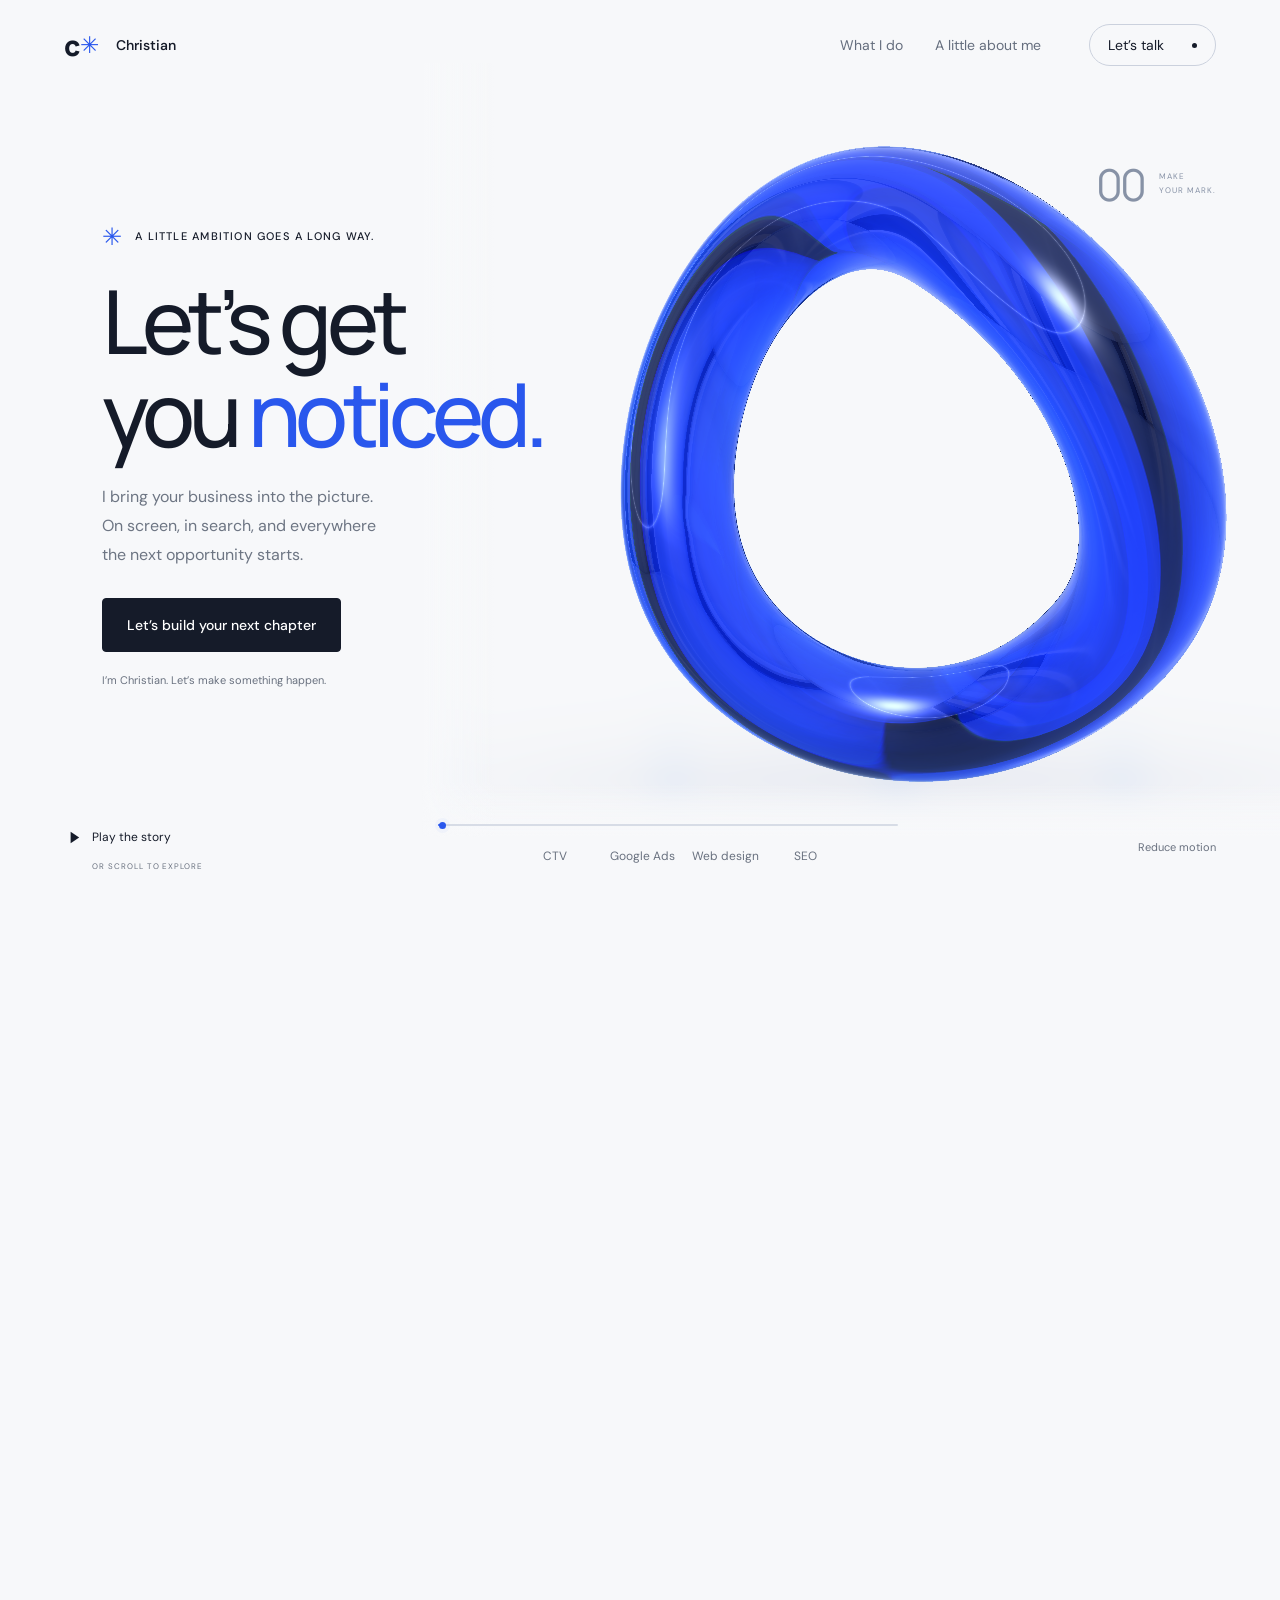
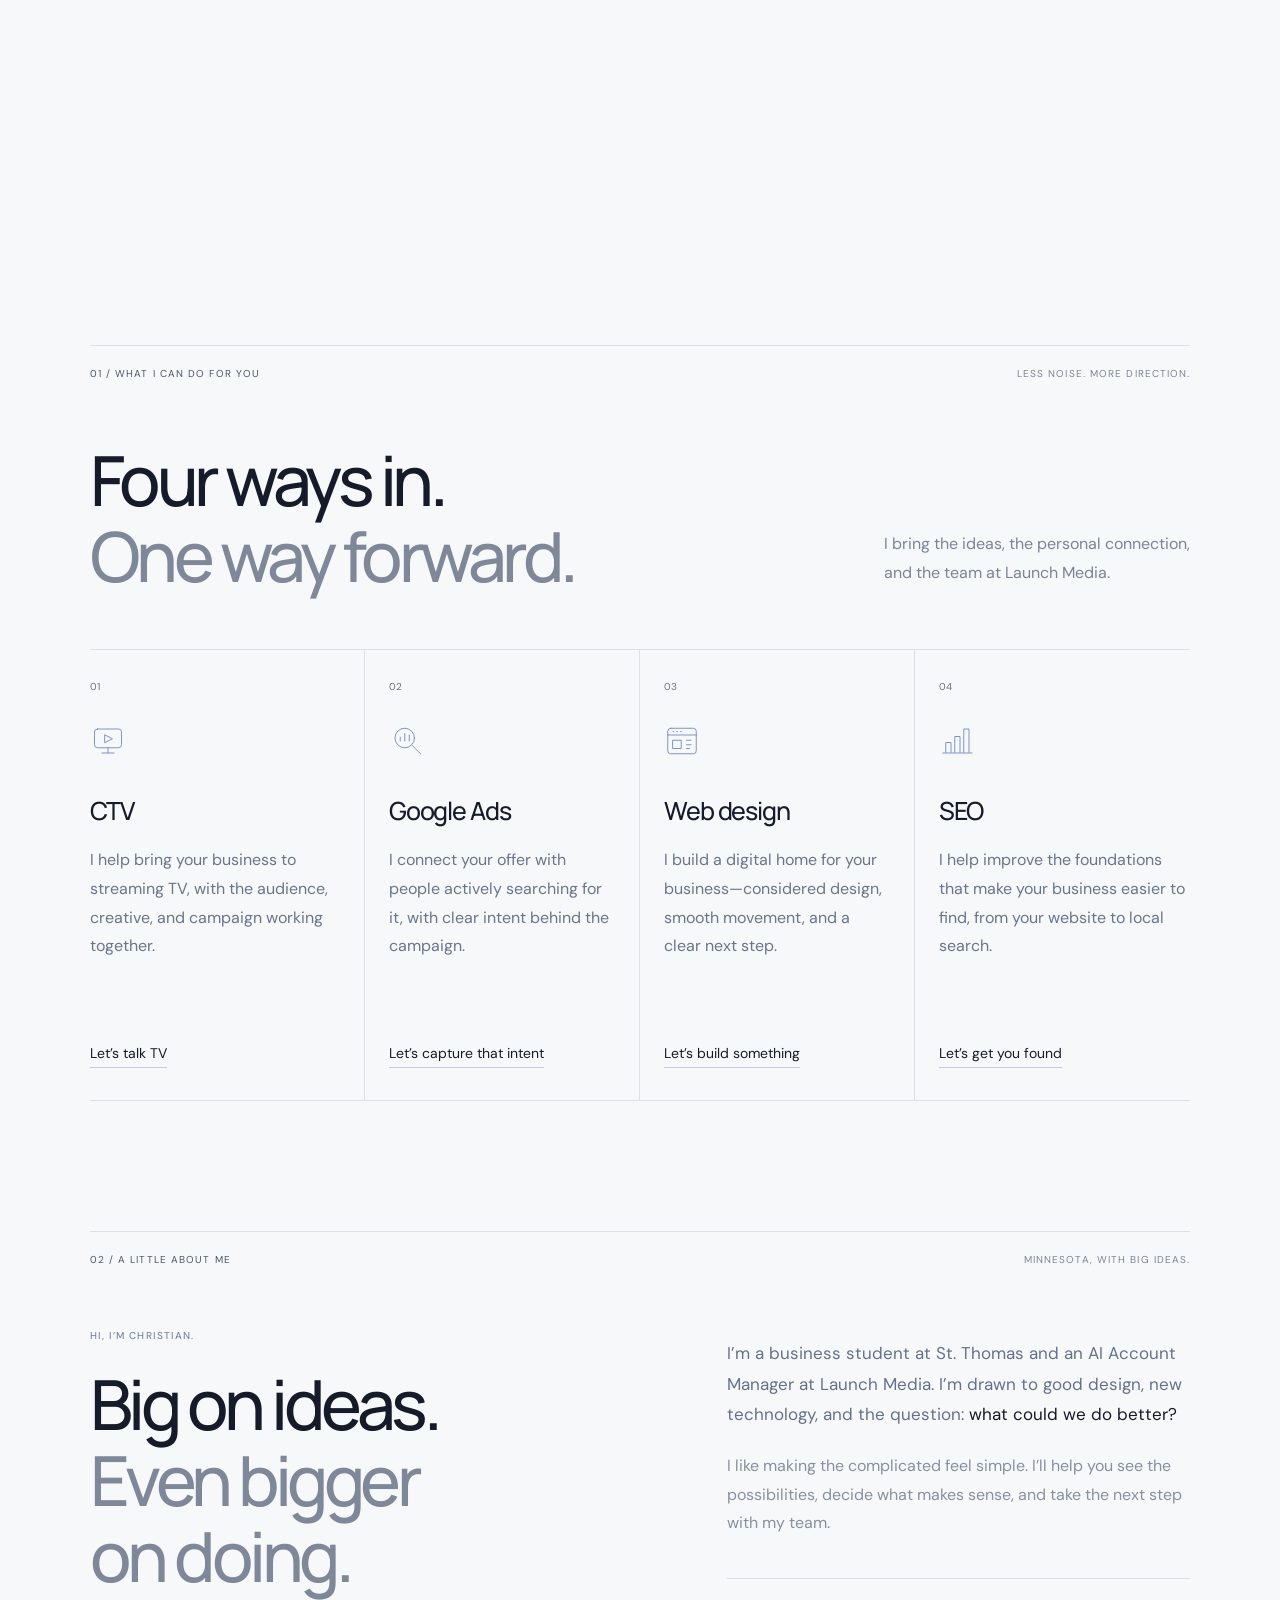
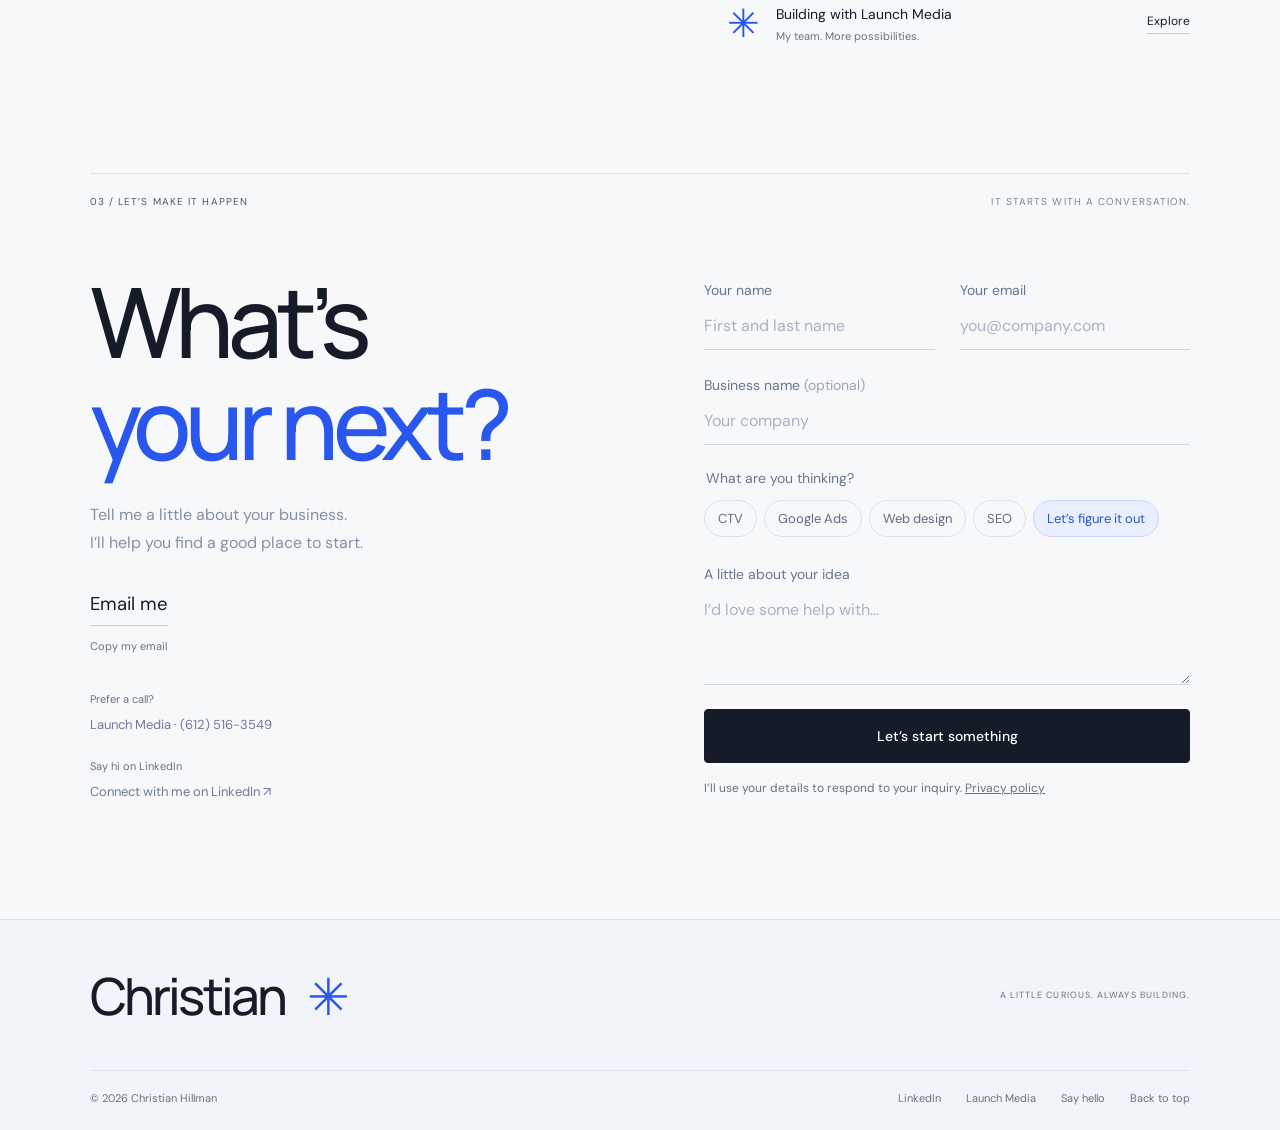
<file: index.html>
<!doctype html>
<html lang="en" class="no-js"><head><script>document.documentElement.classList.replace('no-js','js')</script>
<meta charset="utf-8"><meta name="viewport" content="width=device-width,initial-scale=1">
<title>Christian Hillman — Let’s get you noticed.</title><meta name="description" content="I help businesses get noticed with Connected TV, Google Ads, web design, and SEO. Based in Minnesota. Building with Launch Media. Let’s talk."><meta name="theme-color" content="#f7f8fa"><link rel="canonical" href="https://www.christianrhillman.com/">
<meta property="og:type" content="website"><meta property="og:title" content="Christian Hillman — Let’s get you noticed."><meta property="og:description" content="CTV. Google Ads. Web design. SEO. Your next chapter starts with a conversation."><meta property="og:url" content="https://www.christianrhillman.com/"><meta property="og:image" content="https://www.christianrhillman.com/assets/og-image.png?v=2"><meta property="og:image:width" content="1200"><meta property="og:image:height" content="630"><meta property="og:image:alt" content="Christian Hillman — Let’s get you noticed. CTV, Google Ads, web design and SEO."><meta name="twitter:card" content="summary_large_image"><meta name="twitter:image" content="https://www.christianrhillman.com/assets/og-image.png?v=2">
<link rel="icon" type="image/svg+xml" href="data:image/svg+xml,%3Csvg xmlns='http://www.w3.org/2000/svg' viewBox='0 0 64 64'%3E%3Crect width='64' height='64' rx='16' fill='%23f7f8fa'/%3E%3Ctext x='8' y='46' font-family='Manrope,Arial,sans-serif' font-weight='800' font-size='40' letter-spacing='-3' fill='%23151b29'%3Ec%3C/text%3E%3Cg stroke='%232957ed' stroke-width='3.2' stroke-linecap='round'%3E%3Cpath d='M46 12v16M39.1 16l13.8 8M39.1 24l13.8-8'/%3E%3C/g%3E%3C/svg%3E"><link rel="apple-touch-icon" href="/assets/apple-touch-icon.png">
<link rel="preconnect" href="https://fonts.googleapis.com"><link rel="preconnect" href="https://fonts.gstatic.com" crossorigin><link href="https://fonts.googleapis.com/css2?family=DM+Sans:wght@400;450;500;550;600;650;700&family=Manrope:wght@400;450;500;550;600;650;700;750;800&display=swap" rel="stylesheet"><link rel="preload" as="image" href="/assets/studio-reflections.webp"><link rel="stylesheet" href="/assets/style.css?v=10">
<script defer src="/assets/film.js?v=10"></script><script defer src="/assets/app.js?v=10"></script><script type="application/ld+json">{"@context":"https://schema.org","@type":"ProfilePage","mainEntity":{"@type":"Person","name":"Christian Hillman","url":"https://www.christianrhillman.com/","sameAs":["https://www.linkedin.com/in/christian-hillman-3ab727377/"],"jobTitle":"AI Account Manager","email":"contact@christianrhillman.com","worksFor":{"@type":"Organization","name":"Launch Media","url":"https://wearelaunchmedia.com"},"address":{"@type":"PostalAddress","addressLocality":"Minneapolis","addressRegion":"MN","addressCountry":"US"}}}</script>
</head><body>
<a class="skip" href="#services">Skip the scroll story</a><div class="page-progress" aria-hidden="true"><i></i></div>
<header class="header"><a class="brand" href="#home" aria-label="Christian home"><span class="monogram">c<span>✳</span></span><span>Christian</span></a><nav id="navigation" aria-label="Main navigation"><a href="#services">What I do</a><a href="#christian">A little about me</a></nav><a class="nav-contact" href="#contact">Let’s talk<span class="contact-dot" aria-hidden="true"></span></a><button class="menu-toggle" aria-controls="navigation" aria-expanded="false" aria-label="Open navigation"><span></span><span></span></button></header>
<main>
<section class="scroll-film" id="home" aria-label="How I help your business get noticed"><div class="film-stage">
<div class="film-visual" aria-hidden="true"><img class="film-poster" src="/assets/signal-still-v2.webp" width="1536" height="1024" alt="" fetchpriority="high"><canvas id="signal-canvas"></canvas><div class="visual-vignette"></div></div>
<div class="film-copy film-intro" data-scene="0"><p class="eyebrow"><span class="little-star" aria-hidden="true">✳</span> A LITTLE AMBITION GOES A LONG WAY.</p><h1>Let’s get <br>you <span class="blue-text">noticed.</span></h1><p>I bring your business into the picture. <br>On screen, in search, and everywhere <br>the next opportunity starts.</p><a href="#contact" class="button magnetic">Let’s build your next chapter</a><span class="intro-byline">I’m Christian. Let’s make something happen.</span></div>
<div class="film-copy" data-scene="1" aria-hidden="true" inert><span class="scene-number">01 / CONNECTED TV</span><h2>A bigger <br><span class="blue-text">stage.</span></h2><p>I bring your business to streaming TV <br>with unskippable ad placements. <br>A big-screen moment for your brand.</p><a class="text-link interest-link" data-interest="CTV" href="#contact">Let’s talk CTV</a></div>
<div class="film-copy" data-scene="2" aria-hidden="true" inert><span class="scene-number">02 / GOOGLE ADS</span><h2>Right place. <br><span class="blue-text">Right moment.</span></h2><p>I help you show up when people are <br>already looking for what you offer. <br>Intent meets opportunity.</p><a class="text-link interest-link" data-interest="Google Ads" href="#contact">Let’s talk Google Ads</a></div>
<div class="film-copy" data-scene="3" aria-hidden="true" inert><span class="scene-number">03 / WEB DESIGN</span><h2>Look the part. <br><span class="blue-text">Feel different.</span></h2><p>I create websites that make a strong <br>first impression—and make the next <br>step feel easy.</p><a class="text-link interest-link" data-interest="Web design" href="#contact">Let’s build your website</a></div>
<div class="film-copy" data-scene="4" aria-hidden="true" inert><span class="scene-number">04 / SEO</span><h2>Be there. <br><span class="blue-text">Be found.</span></h2><p>I help build the search presence <br>your business deserves. A clear website. <br>A stronger local footprint.</p><a class="text-link interest-link" data-interest="SEO" href="#contact">Let’s talk SEO</a></div>
<div class="film-copy film-finale" data-scene="5" aria-hidden="true" inert><span class="scene-number">ONE BUSINESS. MORE POSSIBILITIES.</span><h2>Your next <br><span class="blue-text">chapter.</span></h2><p>I’ll help you connect the dots. <br>Let’s start with a conversation.</p><a class="button magnetic" href="#contact">Let’s talk</a></div>
<div class="visual-panel tv-panel ctv-demo" aria-hidden="true">
  <div class="ctv-room"><div class="ctv-shot"><img src="/assets/ctv-living-room.webp" width="2048" height="1360" alt="" decoding="async"><span class="tv-ad-badge">Ad · <b>0:15</b></span></div><span class="ctv-photo-note">ILLUSTRATIVE AD PLACEMENT</span></div>
  <div class="ctv-ad-status"><span class="ad-lock"><svg viewBox="0 0 24 24"><rect x="5" y="10" width="14" height="11" rx="2"/><path d="M8 10V7a4 4 0 0 1 8 0v3"/></svg></span><div><strong>Unskippable ad</strong><span>Your message stays in the moment.</span></div><span class="ctv-countdown"><b>15</b>s</span></div><div class="ctv-progress"><i></i></div>
  <span class="floating-caption">A BIG-SCREEN MOMENT. NO SKIP BUTTON.</span>
</div>
<div class="visual-panel ads-panel search-demo" aria-hidden="true">
  <div class="search-demo-top"><span class="google-word"><i>G</i><i>o</i><i>o</i><i>g</i><i>l</i><i>e</i></span><span class="search-demo-note">SEARCH</span></div>
  <div class="search-field"><svg viewBox="0 0 24 24"><circle cx="10.5" cy="10.5" r="6.5"/><path d="m16 16 5 5"/></svg><span class="ads-query">roof repair near me</span><i class="typing-cursor"></i></div>
  <div class="search-demo-tabs"><span class="selected">All</span><span>Images</span><span>Maps</span><span>More</span></div>
  <div class="sponsored-result"><span class="sponsored-label">Sponsored</span><div class="result-identity"><span class="business-initial">Y</span><span><b>Your business</b><small>yourbusiness.com</small></span><span class="result-menu">⋮</span></div><strong>Your Business | Local Roof Repair</strong><p>Expert help for your home. Tell us what you need and get a free estimate.</p><div class="ad-sitelinks"><span>Our services</span><span>Request an estimate</span></div></div>
  <div class="ads-organic"><small>More results</small><span>Local roofing services near you</span></div>
  <span class="floating-caption">ILLUSTRATIVE GOOGLE SEARCH AD</span>
</div>
<div class="visual-panel website-panel professional-demo" aria-hidden="true">
  <div class="browser-bar"><span class="browser-dots"><i></i><i></i><i></i></span><span>aera.example</span><span>+</span></div>
  <div class="concept-website"><div class="web-demo-nav"><b>aéra<span>STAYS</span></b><div><span>The stay</span><span>The island</span><span class="web-book">Reserve a stay</span></div></div>
    <div class="web-demo-hero"><div class="web-demo-copy"><span>SANTORINI, GREECE</span><strong>Somewhere<br>worth slowing<br>down.</strong><p>Room to breathe.<br>A view to remember.</p><span class="web-demo-cta">Discover your stay</span></div><div class="web-demo-photo"><img src="/assets/real-hotel.webp" width="1400" height="2100" alt="" decoding="async"><span>36°27′ N · 25°22′ E</span></div></div>
    <div class="web-demo-bottom"><span>A slower kind<br>of stay.</span><p>Thoughtful spaces. Island mornings.<br>The luxury of taking your time.</p><span class="web-demo-seal">AÉRA<br>EST. 2026</span></div>
  </div><span class="floating-caption">A WEB DESIGN CONCEPT / BY ME</span>
</div>
<div class="visual-panel seo-panel search-demo seo-demo" aria-hidden="true">
  <div class="search-demo-top"><span class="google-word"><i>G</i><i>o</i><i>o</i><i>g</i><i>l</i><i>e</i></span><span class="search-demo-note">ORGANIC RESULTS</span></div>
  <div class="search-field"><svg viewBox="0 0 24 24"><circle cx="10.5" cy="10.5" r="6.5"/><path d="m16 16 5 5"/></svg><span>roof repair near me</span></div>
  <div class="ranking-results"><div class="ranking-result ranking-first"><span class="rank-number">01</span><div><span class="rank-domain">yourbusiness.com</span><strong>Your business. Found first.</strong><p>Local roof repair, with the answers people need.</p></div><span class="rank-label">YOUR BUSINESS</span></div>
    <div class="ranking-result competitor"><span class="rank-number">02</span><div><span class="rank-domain">competitor-one.example</span><strong>Another roofing company</strong></div></div>
    <div class="ranking-result competitor"><span class="rank-number">03</span><div><span class="rank-domain">competitor-two.example</span><strong>Another local roofer</strong></div></div>
    <div class="ranking-result competitor"><span class="rank-number">04</span><div><span class="rank-domain">competitor-three.example</span><strong>Another roofing contractor</strong></div></div>
  </div><span class="floating-caption">ILLUSTRATIVE RANKING. RESULTS ARE NOT GUARANTEED.</span>
</div>
<div class="film-chapter-mark" aria-hidden="true"><span id="visual-index">00</span><span>MAKE<br>YOUR MARK.</span></div>
<div class="film-controls"><div class="film-play-controls"><button id="play-film"><svg class="play-icon" viewBox="0 0 20 20" aria-hidden="true"><path d="m7 4 9 6-9 6Z"/></svg><svg class="pause-icon" viewBox="0 0 20 20" aria-hidden="true"><path d="M6 4v12M14 4v12"/></svg><span>Play the story</span></button><span class="scroll-instruction">OR SCROLL TO EXPLORE</span></div><div class="film-timeline"><label for="film-scrub" class="sr-only">Scroll story progress</label><input id="film-scrub" type="range" min="0" max="1000" value="0" step="1" aria-valuetext="Introduction"><div class="chapter-links" aria-label="Jump to a service in the scroll story"><button data-chapter="1" style="--at:.255">CTV</button><button data-chapter="2" style="--at:.445"><span class="cl-long">Google </span>Ads</button><button data-chapter="3" style="--at:.625">Web<span class="cl-long"> design</span></button><button data-chapter="4" style="--at:.80">SEO</button></div></div><button id="motion-toggle" aria-pressed="false">Reduce motion</button></div>
</div></section>
<section class="services section" id="services"><div class="section-label reveal"><span>01 / WHAT I CAN DO FOR YOU</span><span>LESS NOISE. MORE DIRECTION.</span></div><div class="section-heading reveal"><h2>Four ways in.<br><span>One way forward.</span></h2><p>I bring the ideas, the personal connection,<br>and the team at Launch Media.</p></div><div class="service-grid"><article class="service-card reveal"><span class="card-number">01</span><svg class="service-icon" viewBox="0 0 48 48" aria-hidden="true"><rect x="6" y="8" width="36" height="25" rx="4"/><path d="M16 40h16M24 33v7m-4-24 10 5-10 5Z"/></svg><h3>CTV</h3><p>I help bring your business to streaming TV, with the audience, creative, and campaign working together.</p><a href="#contact" data-interest="CTV" class="interest-link">Let’s talk TV</a></article><article class="service-card reveal"><span class="card-number">02</span><svg class="service-icon" viewBox="0 0 48 48" aria-hidden="true"><circle cx="21" cy="20" r="13"/><path d="m31 30 11 11M15 24v-5m6 5V14m6 10v-8"/></svg><h3>Google Ads</h3><p>I connect your offer with people actively searching for it, with clear intent behind the campaign.</p><a href="#contact" data-interest="Google Ads" class="interest-link">Let’s capture that intent</a></article><article class="service-card reveal"><span class="card-number">03</span><svg class="service-icon" viewBox="0 0 48 48" aria-hidden="true"><rect x="5" y="7" width="38" height="34" rx="4"/><path d="M5 16h38M12 11.5h1m4 0h1m4 0h1M12 23h11v11H12zm18 0h6m-6 6h6m-6 5h4"/></svg><h3>Web design</h3><p>I build a digital home for your business—considered design, smooth movement, and a clear next step.</p><a href="#contact" data-interest="Web design" class="interest-link">Let’s build something</a></article><article class="service-card reveal"><span class="card-number">04</span><svg class="service-icon" viewBox="0 0 48 48" aria-hidden="true"><path d="M9 39V26h7v13m5 0V18h7v21m5 0V8h7v31M5 40h39"/></svg><h3>SEO</h3><p>I help improve the foundations that make your business easier to find, from your website to local search.</p><a href="#contact" data-interest="SEO" class="interest-link">Let’s get you found</a></article></div></section>
<section class="about section" id="christian"><div class="section-label reveal"><span>02 / A LITTLE ABOUT ME</span><span>MINNESOTA, WITH BIG IDEAS.</span></div><div class="about-grid"><div class="reveal"><p class="eyebrow">HI, I’M CHRISTIAN.</p><h2>Big on ideas.<br><span>Even bigger<br>on doing.</span></h2></div><div class="about-copy reveal"><p>I’m a business student at St. Thomas and an AI Account Manager at Launch Media. I’m drawn to good design, new technology, and the question: <em>what could we do better?</em></p><p>I like making the complicated feel simple. I’ll help you see the possibilities, decide what makes sense, and take the next step with my team.</p><a class="launch-note" href="https://wearelaunchmedia.com" target="_blank" rel="noopener"><span class="launch-symbol" aria-hidden="true">✳</span><span>Building with Launch Media<small>My team. More possibilities.</small></span><span class="launch-visit">Explore</span></a></div></div></section>
<section class="contact section" id="contact"><div class="section-label reveal"><span>03 / LET’S MAKE IT HAPPEN</span><span>IT STARTS WITH A CONVERSATION.</span></div><div class="contact-grid"><div class="contact-intro reveal"><h2>What’s<br><span>your next?</span></h2><p>Tell me a little about your business.<br>I’ll help you find a good place to start.</p><a class="email-link" href="mailto:contact@christianrhillman.com">Email me</a><button class="copy-email" type="button">Copy my email</button><span class="copy-status" role="status" aria-live="polite"></span><div class="phone-note">Prefer a call?<a href="tel:+16125163549">Launch Media · (612) 516-3549</a></div><div class="phone-note">Say hi on LinkedIn<a href="https://www.linkedin.com/in/christian-hillman-3ab727377/" target="_blank" rel="noopener">Connect with me on LinkedIn ↗</a></div></div><form id="contact-form" class="contact-form reveal" action="https://api.web3forms.com/submit" method="POST"><input type="hidden" name="access_key" value="21ff230a-a4a1-4786-85e6-dfbd5a02d48c"><input type="hidden" name="subject" value="New inquiry — Christian"><input type="hidden" name="from_name" value="Christian website"><input class="honeypot" type="checkbox" name="botcheck" tabindex="-1" autocomplete="off" aria-hidden="true"><div class="field-row"><label>Your name<input name="name" autocomplete="name" placeholder="First and last name" maxlength="150" required></label><label>Your email<input type="email" name="email" autocomplete="email" placeholder="you@company.com" maxlength="254" required></label></div><label>Business name <span>(optional)</span><input name="company" autocomplete="organization" placeholder="Your company" maxlength="200"></label><fieldset class="interest-field"><legend>What are you thinking?</legend><div class="interest-options"><label><input type="radio" name="interest" value="CTV"><span>CTV</span></label><label><input type="radio" name="interest" value="Google Ads"><span>Google Ads</span></label><label><input type="radio" name="interest" value="Web design"><span>Web design</span></label><label><input type="radio" name="interest" value="SEO"><span>SEO</span></label><label><input type="radio" name="interest" value="Let’s figure it out" checked><span>Let’s figure it out</span></label></div></fieldset><label>A little about your idea<textarea name="message" rows="3" placeholder="I’d love some help with…" maxlength="5000" required></textarea></label><button id="submit-button" type="submit" class="button magnetic">Let’s start something</button><p class="form-note">I’ll use your details to respond to your inquiry. <a href="https://wearelaunchmedia.com/privacy" target="_blank" rel="noopener">Privacy policy</a></p><p id="form-status" role="status" aria-live="polite"></p></form></div></section>
</main><footer><div class="footer-top"><a class="footer-name" href="#home">Christian<span aria-hidden="true">✳</span></a><span>A LITTLE CURIOUS. ALWAYS BUILDING.</span></div><div class="footer-bottom"><span>© <span id="year">2026</span> Christian Hillman</span><div><a href="https://www.linkedin.com/in/christian-hillman-3ab727377/" target="_blank" rel="noopener">LinkedIn</a><a href="https://wearelaunchmedia.com" target="_blank" rel="noopener">Launch Media</a><a href="mailto:contact@christianrhillman.com">Say hello</a><a href="#home">Back to top</a></div></div></footer>
</body></html>
</file>
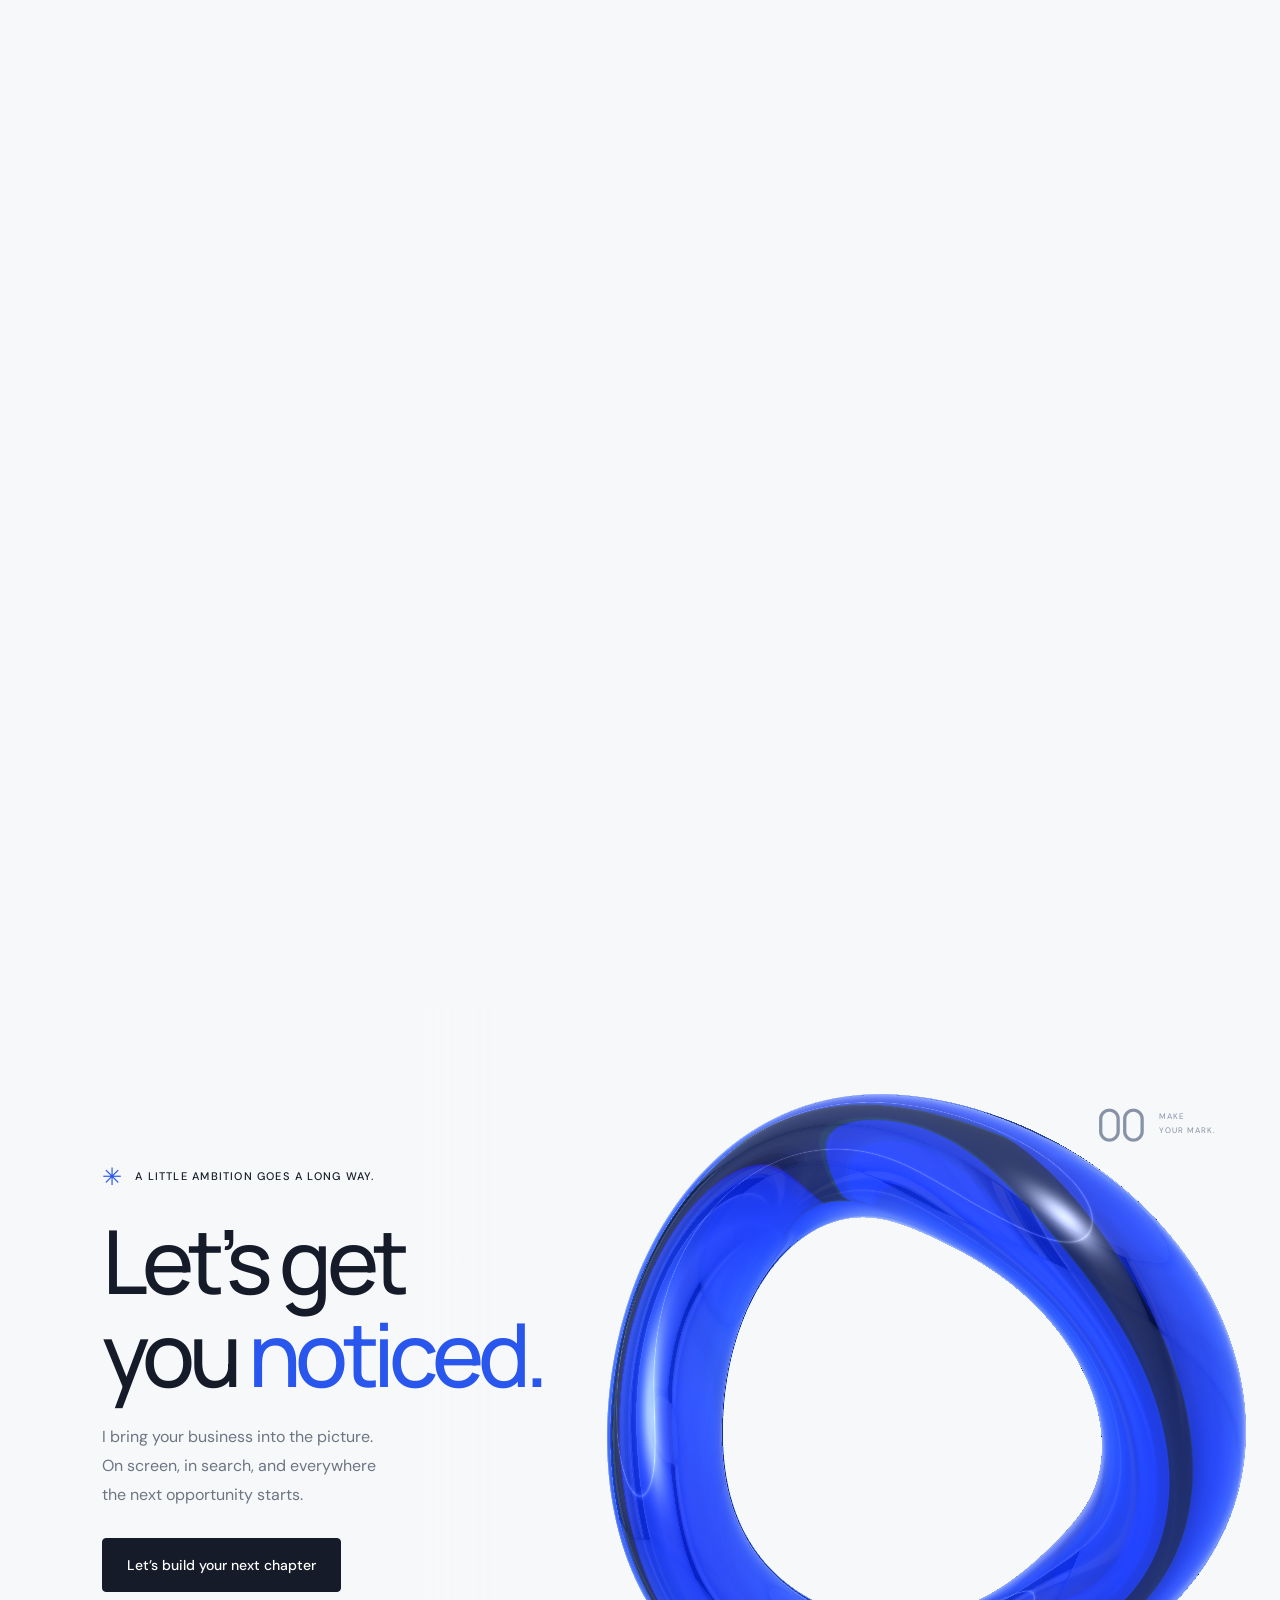
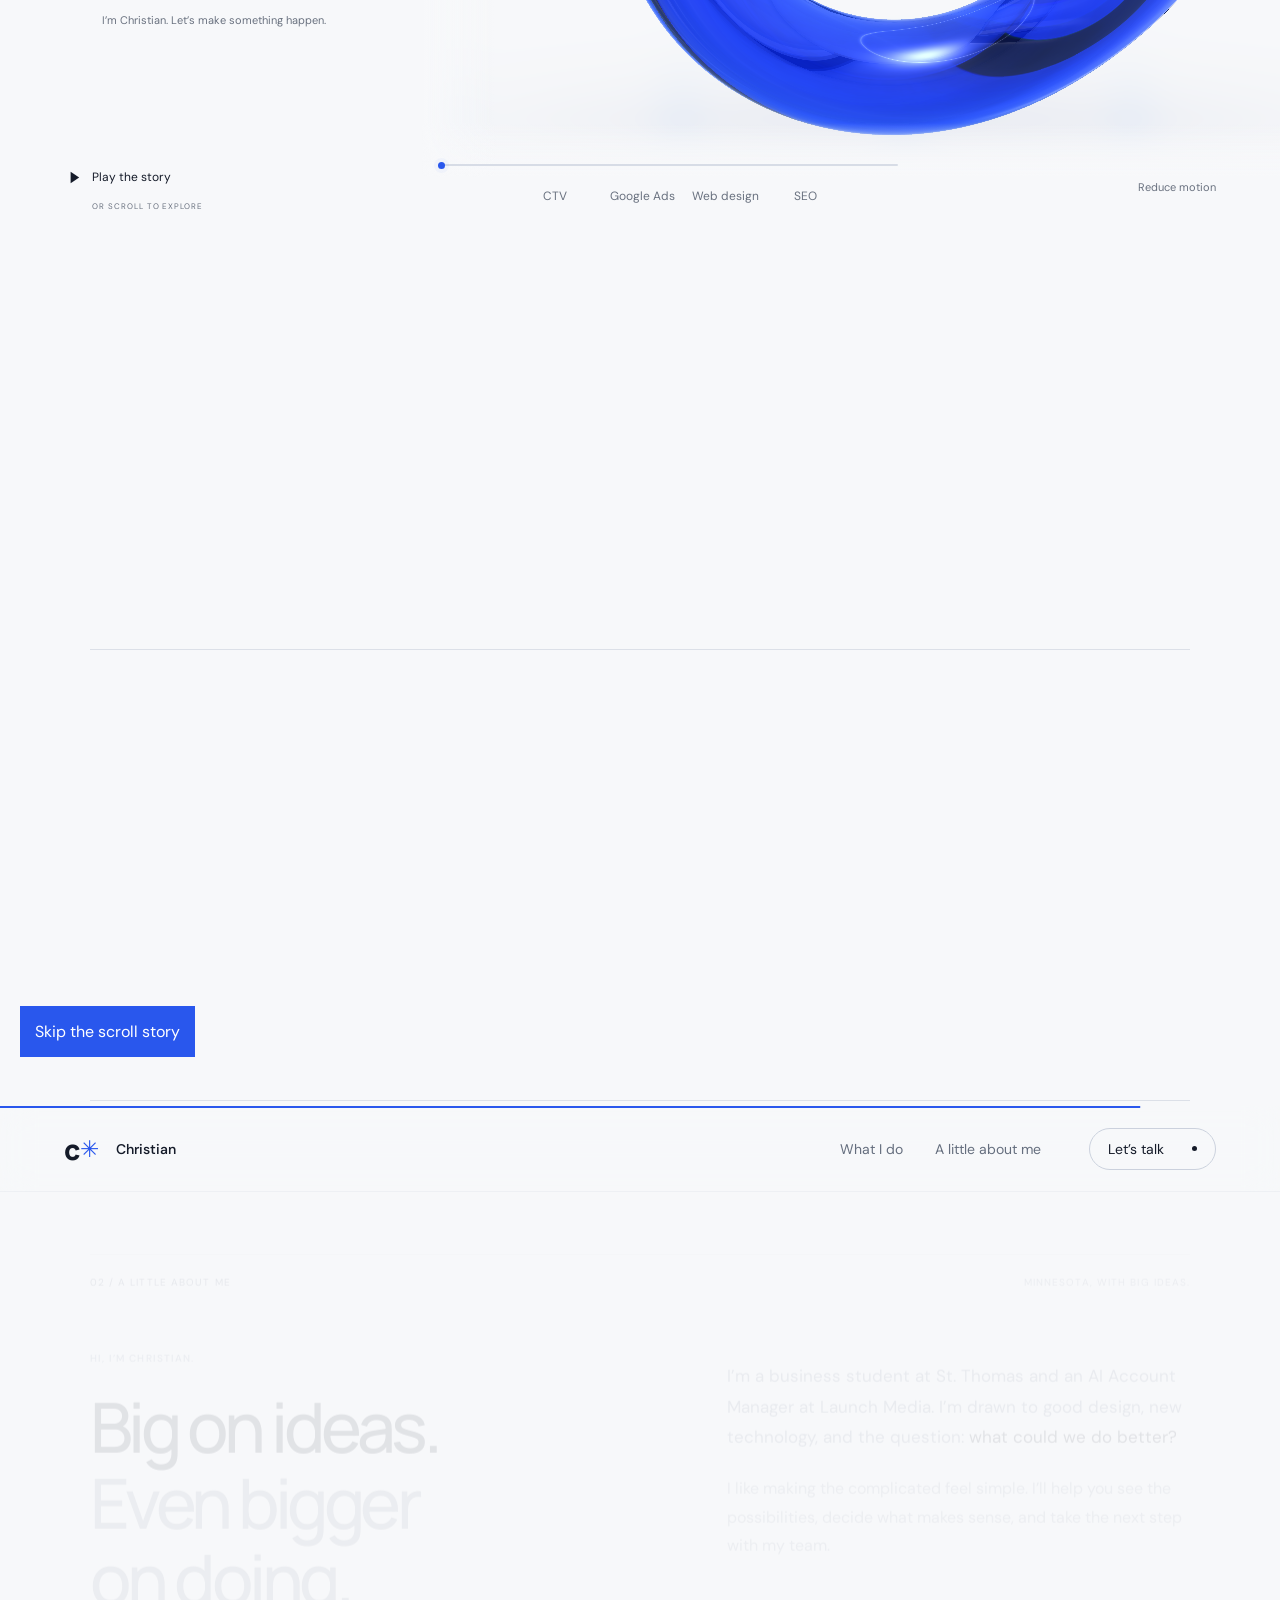
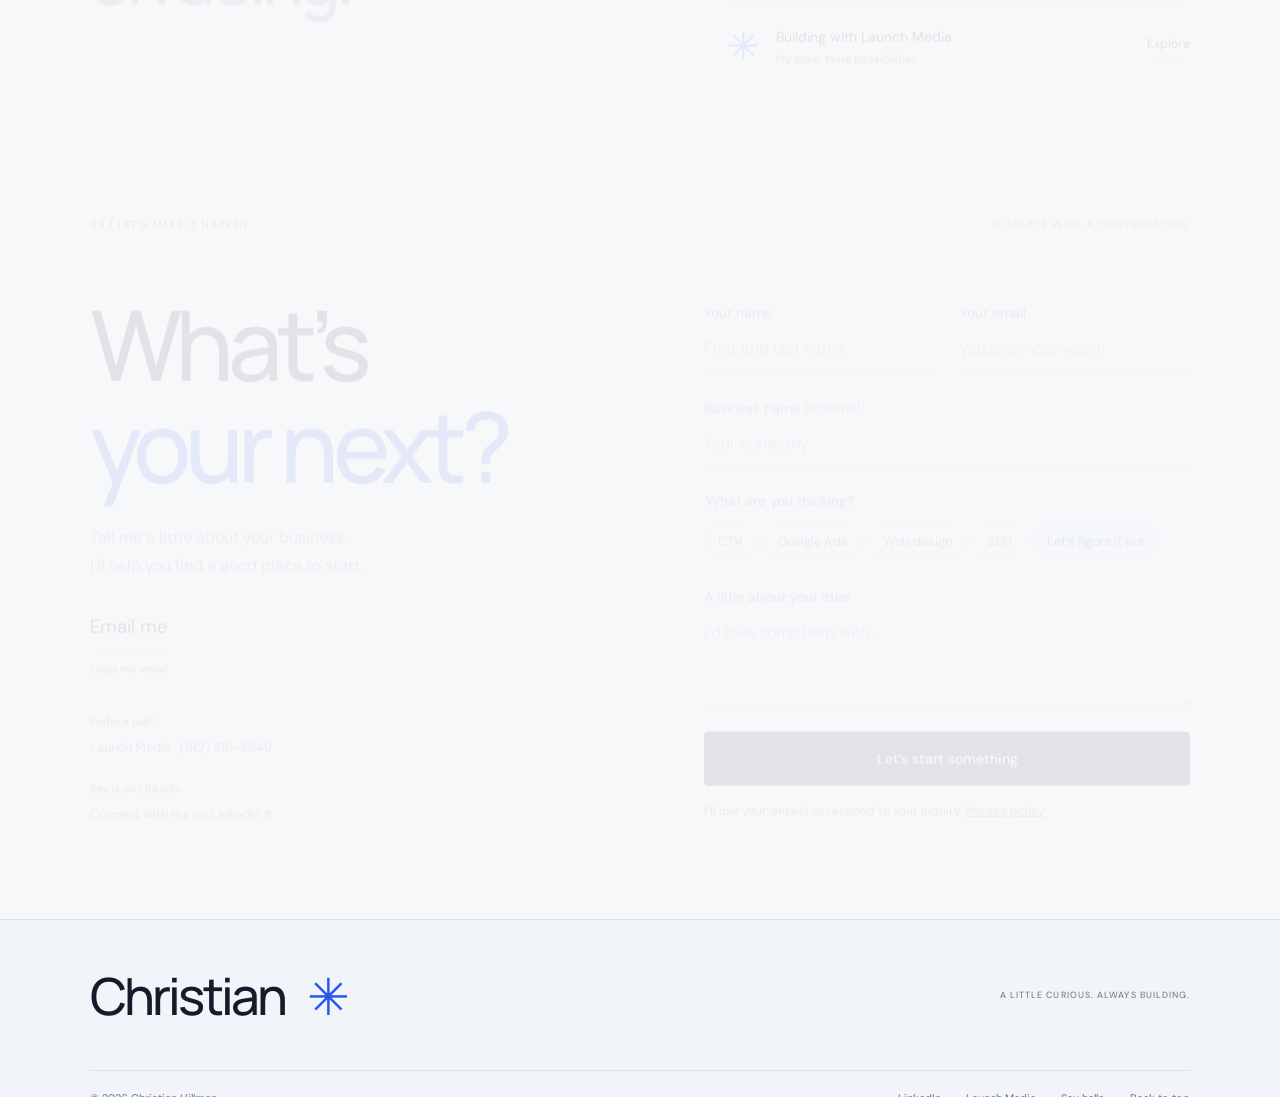
<file: about.html>
<!doctype html><html lang="en"><head><meta charset="utf-8"><meta name="viewport" content="width=device-width,initial-scale=1"><title>A little about me — Christian</title><meta http-equiv="refresh" content="0;url=/#christian"></head><body><a href="/#christian">A little about me</a></body></html>
</file>
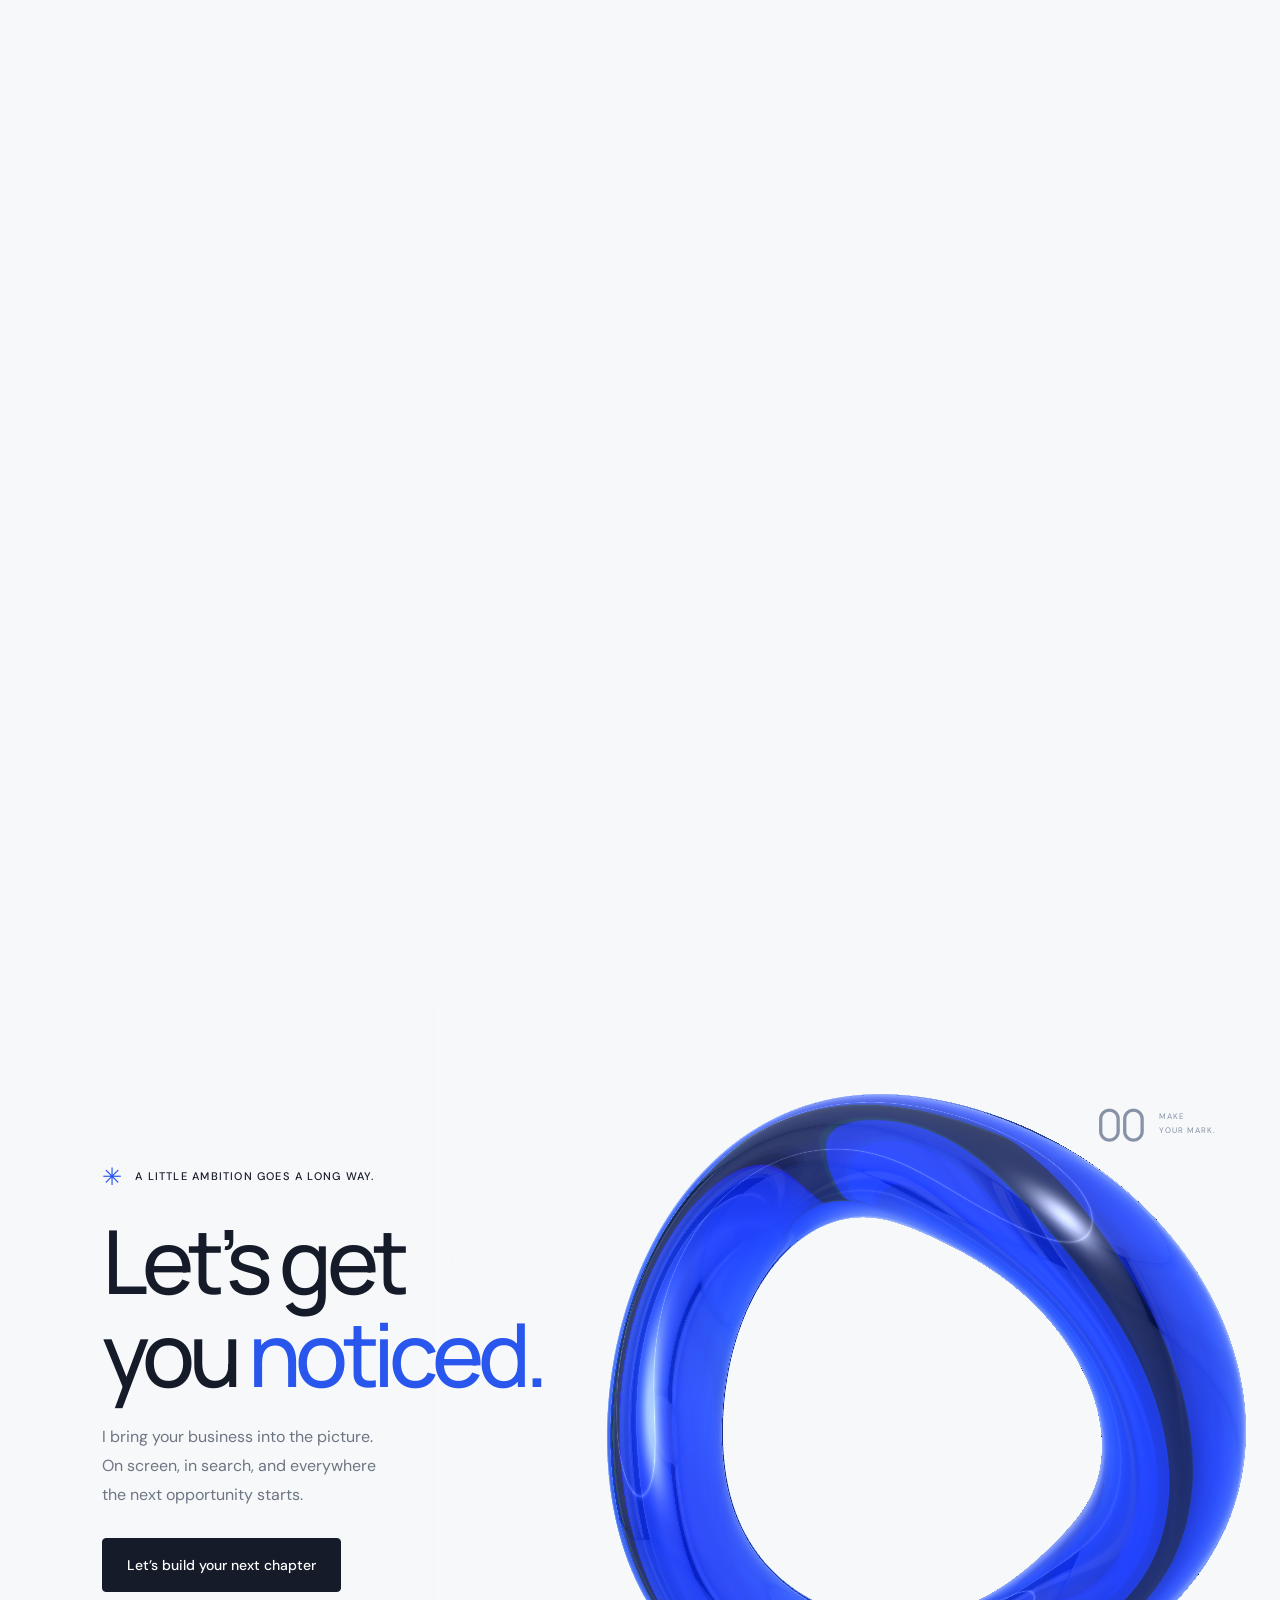
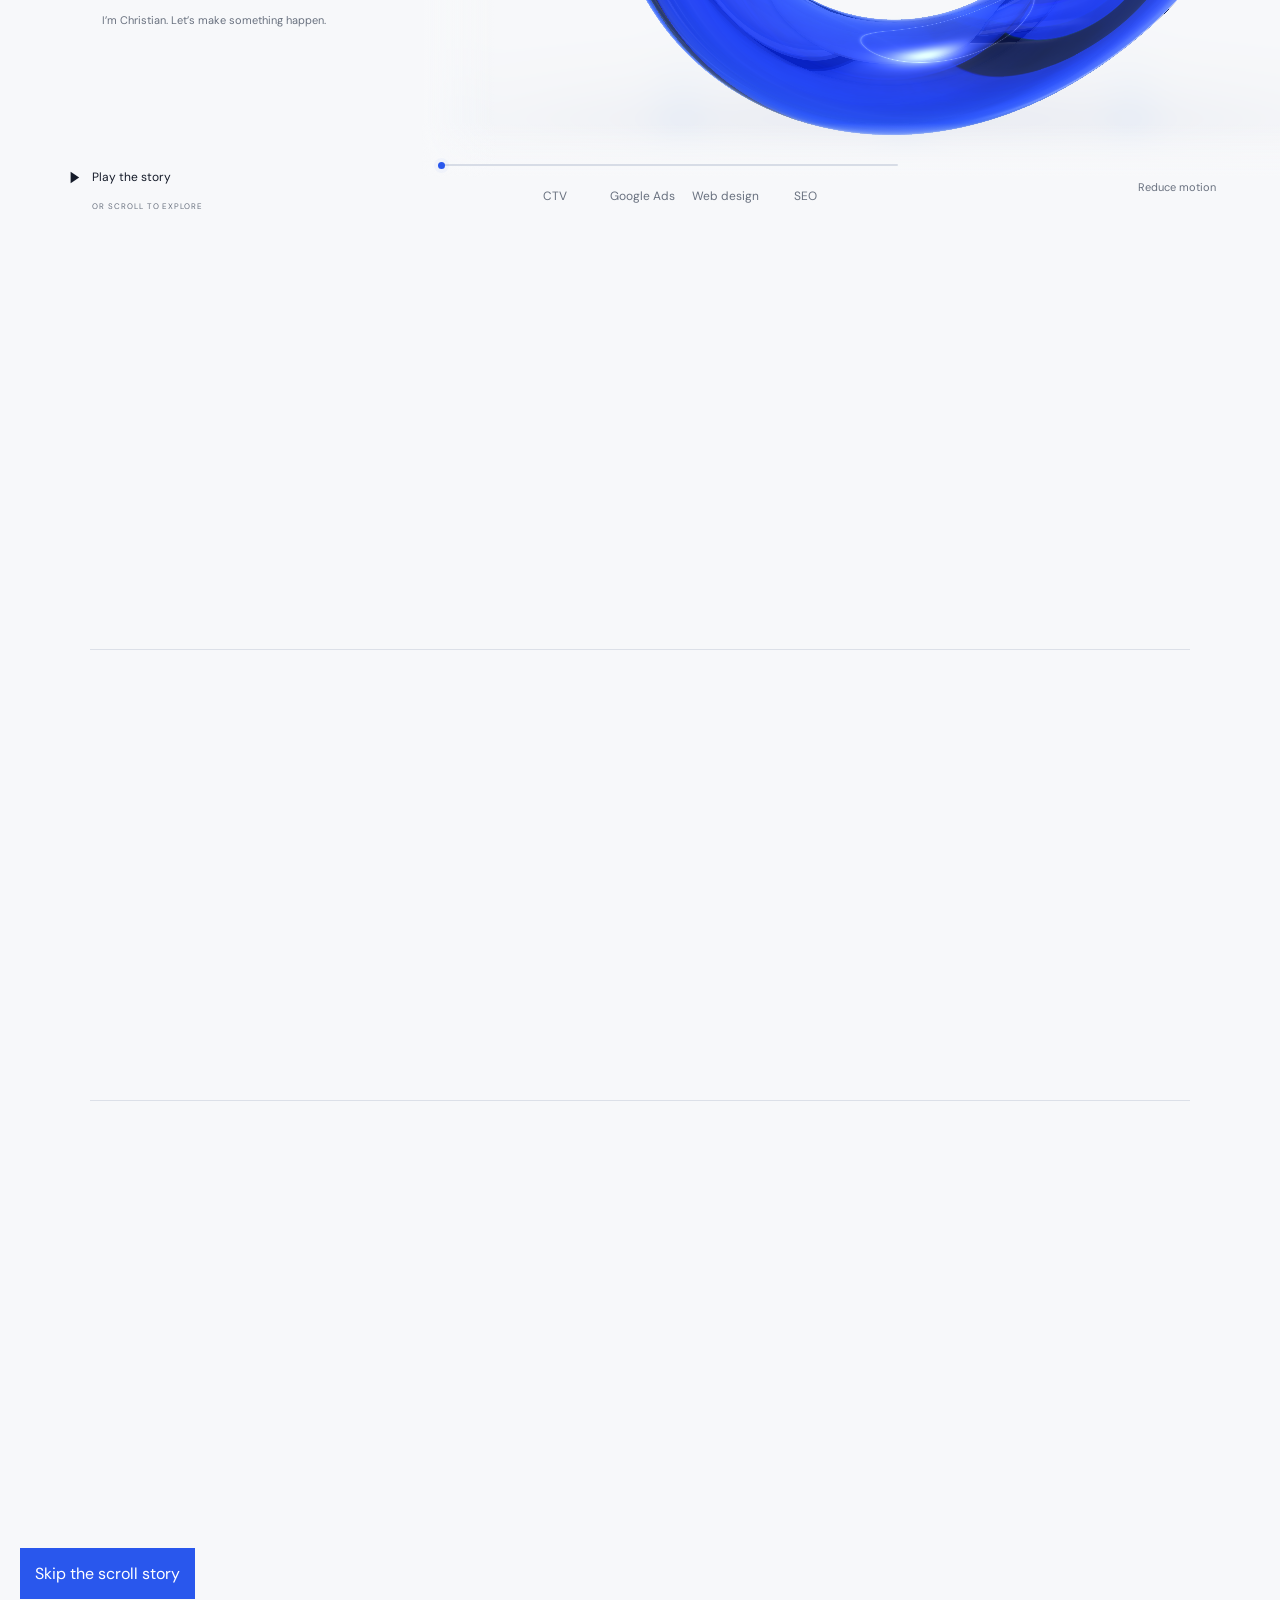
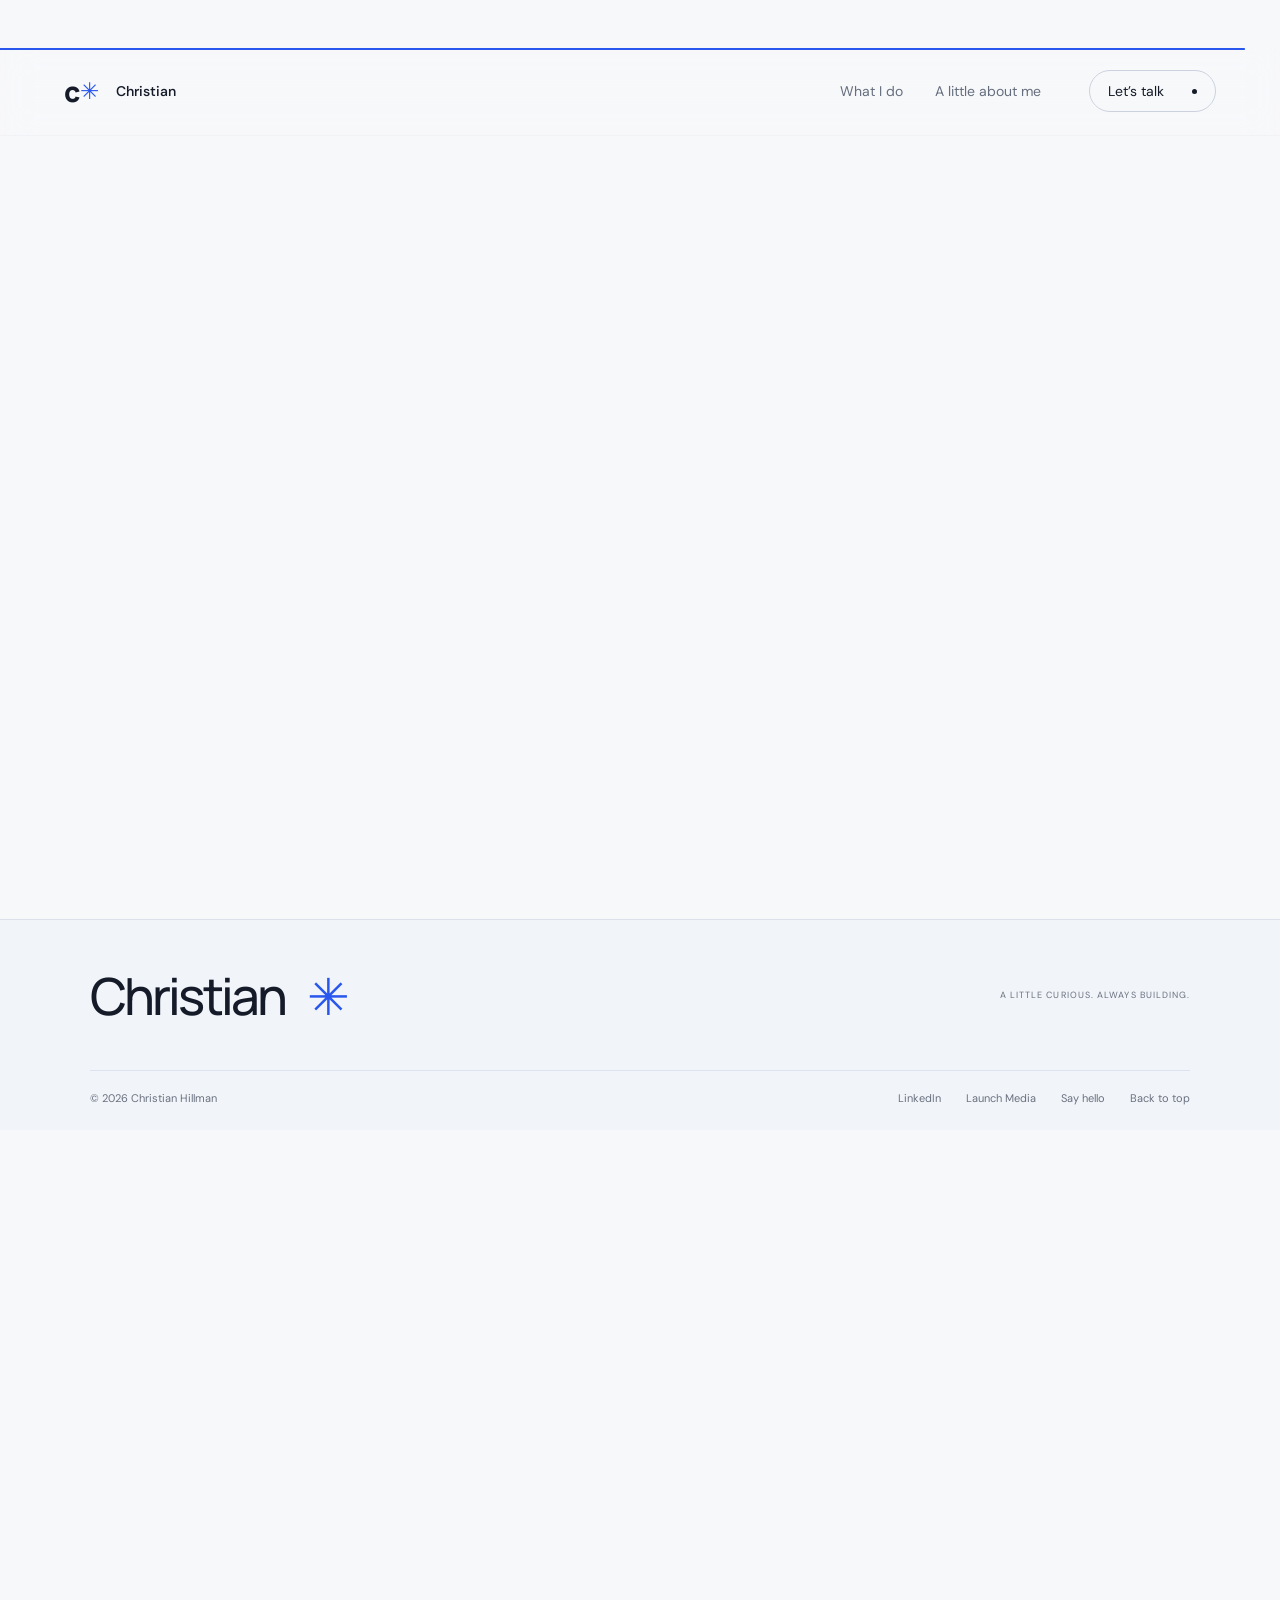
<file: contact.html>
<!doctype html><html lang="en"><head><meta charset="utf-8"><meta name="viewport" content="width=device-width,initial-scale=1"><title>Let’s talk — Christian</title><meta http-equiv="refresh" content="0;url=/#contact"></head><body><a href="/#contact">Let’s talk</a></body></html>
</file>
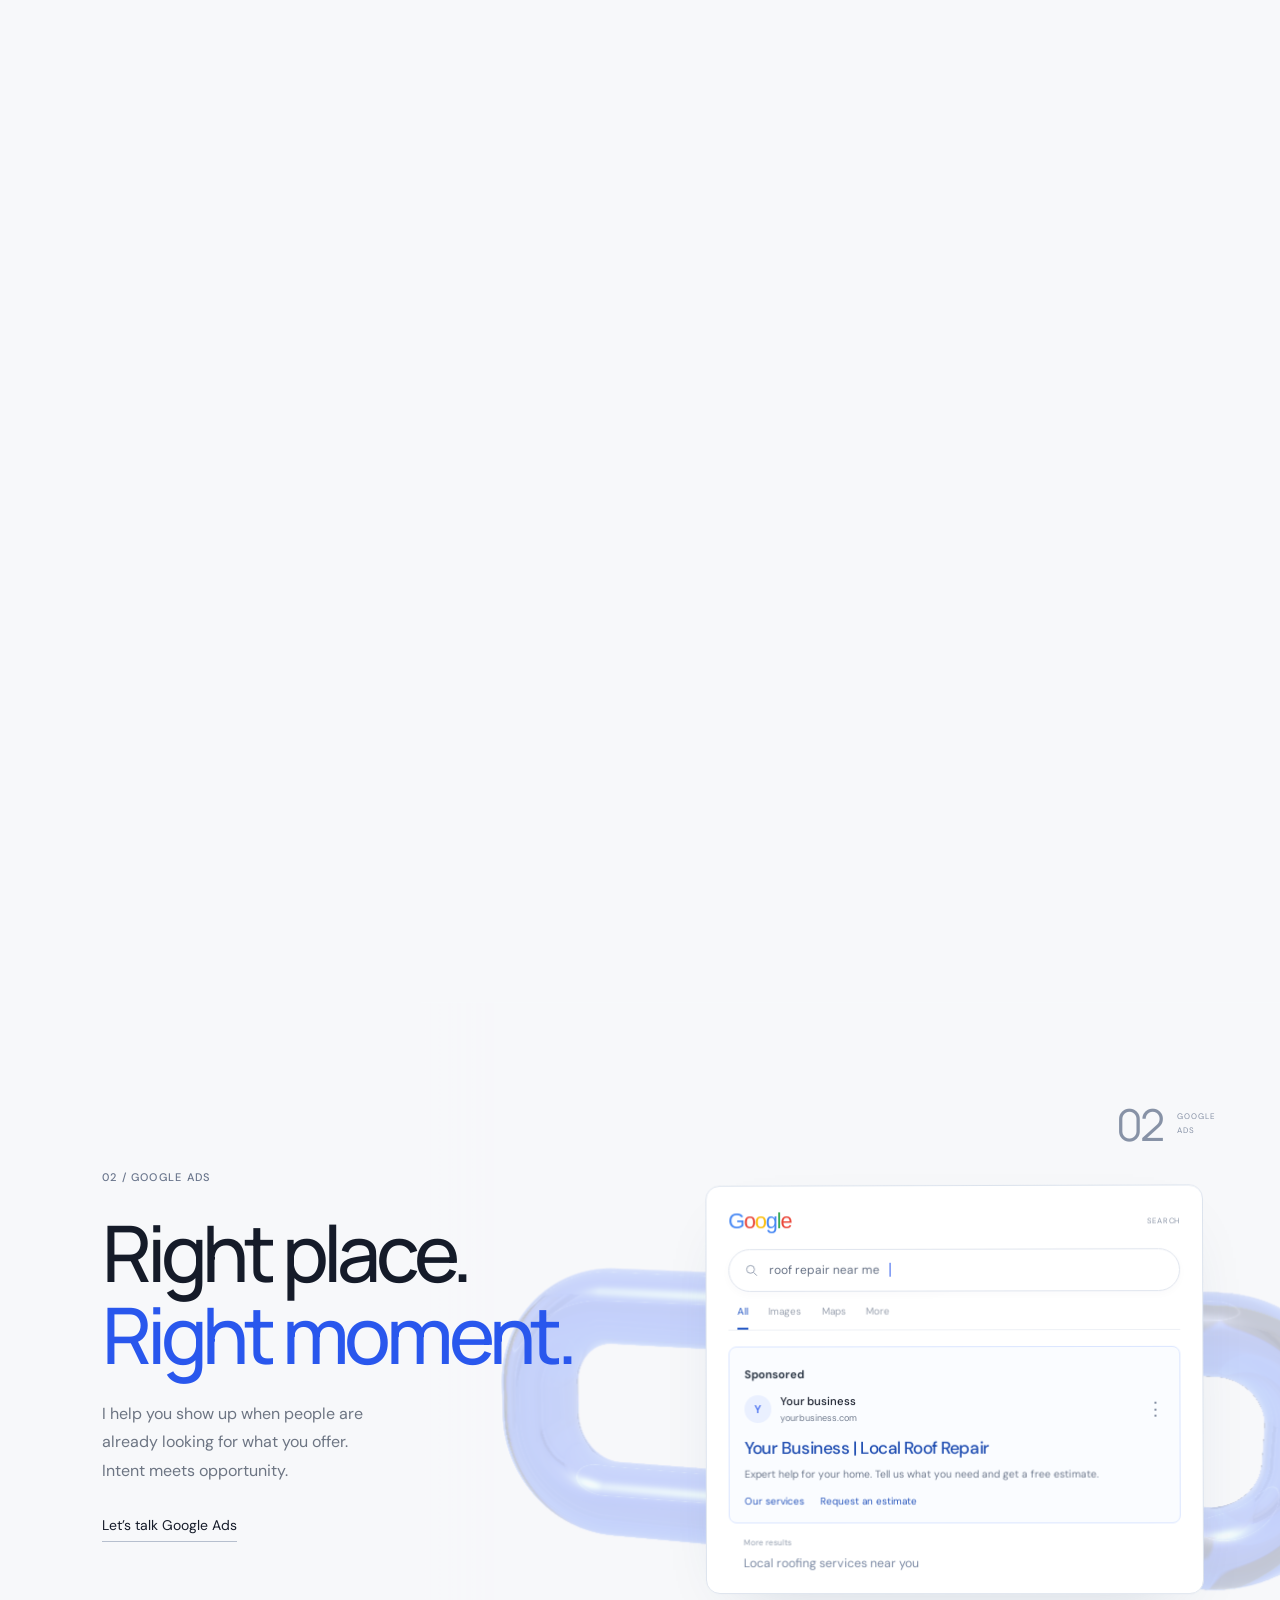
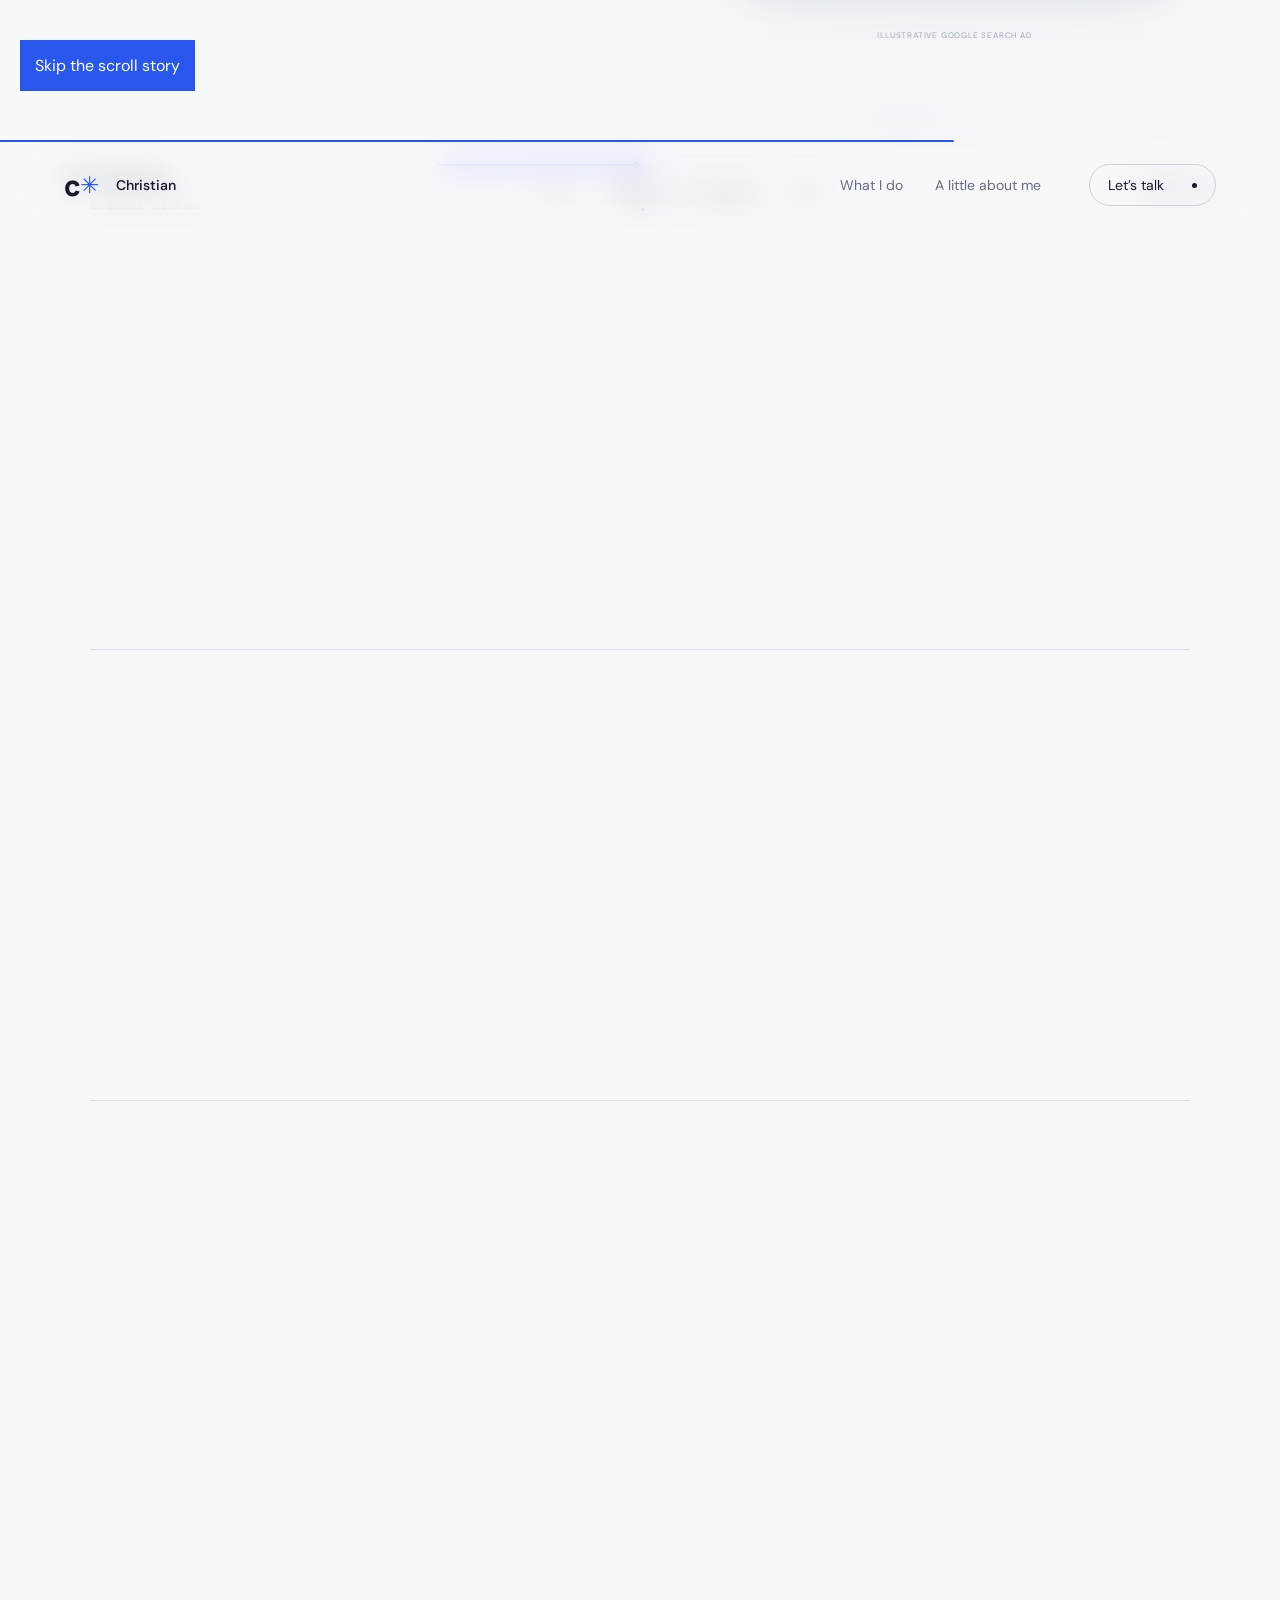
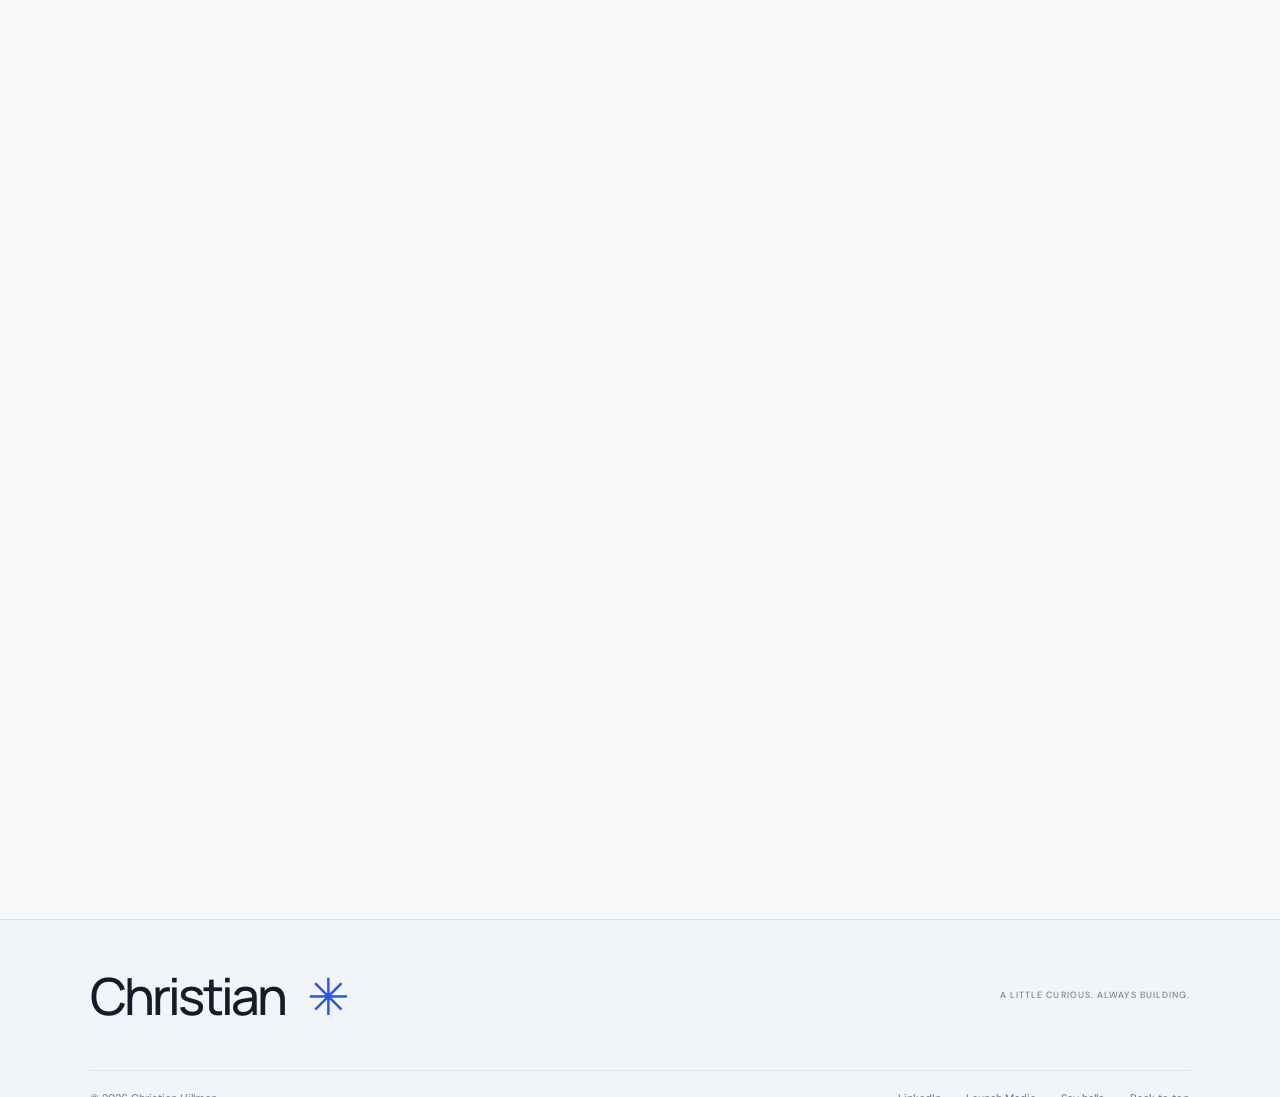
<file: services.html>
<!doctype html><html lang="en"><head><meta charset="utf-8"><meta name="viewport" content="width=device-width,initial-scale=1"><title>What I do — Christian</title><meta http-equiv="refresh" content="0;url=/#services"></head><body><a href="/#services">What I do</a></body></html>
</file>
<file: assets/style.css>
:root{--paper:#f7f8fa;--white:#fff;--ink:#151b29;--muted:#69717f;--blue:#2957ed;--line:#dce0e8;--ease:cubic-bezier(.22,1,.36,1);font-family:'DM Sans',sans-serif;color-scheme:light;font-synthesis:none}*{box-sizing:border-box}html{scroll-behavior:smooth;scroll-padding-top:100px}body{margin:0;background:var(--paper);color:var(--ink);overflow-x:clip}h1,h2,h3,p{margin:0}h1,h2,h3{font-family:Manrope,sans-serif;font-weight:500}h2{font-size:clamp(42px,5.4vw,80px);letter-spacing:-.065em;line-height:1.1}h2>span{color:#8d96a6}p{line-height:1.75}button,input,textarea{font:inherit}button{cursor:pointer}a{color:inherit;text-decoration:none}button,a{-webkit-tap-highlight-color:transparent;touch-action:manipulation}button:disabled{opacity:.55;cursor:wait}button:focus-visible,a:focus-visible,summary:focus-visible{outline:2px solid var(--blue);outline-offset:5px}input:focus-visible,textarea:focus-visible{outline:2px solid var(--blue);outline-offset:3px}::selection{color:white;background:var(--blue)}img{display:block;width:100%;max-width:100%}[hidden]{display:none!important}.sr-only{position:absolute;width:1px;height:1px;padding:0;margin:-1px;overflow:hidden;clip:rect(0,0,0,0);white-space:nowrap;border:0}.skip{position:fixed;top:-100px;left:20px;padding:15px;background:var(--blue);color:white;z-index:1000}.skip:focus{top:15px}.page-progress{position:fixed;inset:0 0 auto;height:2px;z-index:110}.page-progress>i{height:100%;display:block;background:var(--blue);transform:scaleX(0);transform-origin:left}.header{position:fixed;inset:0 0 auto;display:flex;align-items:center;justify-content:space-between;padding:24px 5vw;z-index:100;border-bottom:1px solid transparent;transition:background .3s,border-color .3s,padding .3s}.header.scrolled{background:rgba(247,248,250,.9);backdrop-filter:blur(16px);border-color:var(--line);padding-top:17px;padding-bottom:17px}.brand{display:flex;align-items:center;gap:17px;font-size:14px;font-weight:550}.monogram{font-family:Manrope,sans-serif;font-size:28px;font-weight:800;letter-spacing:-3px;display:flex;align-items:center}.monogram>span{font-weight:500;font-size:23px;letter-spacing:0;color:var(--blue);margin:0 0 2px 3px}.header nav{display:flex;gap:32px;font-size:14px;color:#656e7e;margin-left:auto;margin-right:48px}.header nav>a:hover{color:var(--blue)}.nav-contact{font-size:14px;border:1px solid #cbd1dd;padding:11px 18px;border-radius:50px;display:flex;gap:28px;align-items:center;transition:background .25s,color .25s}.nav-contact:hover{background:var(--ink);color:white}.contact-dot{width:5px;height:5px;background:currentColor;border-radius:50%}.menu-toggle{display:none}.eyebrow,.scene-number{font-size:11px;letter-spacing:.11em;font-weight:500;line-height:1.6}.eyebrow{display:flex;align-items:center;gap:12px}.little-star{font-size:24px;color:var(--blue);line-height:1}.button{display:inline-flex;align-items:center;justify-content:center;padding:17px 24px;min-height:54px;border:1px solid var(--ink);border-radius:4px;background:var(--ink);color:white;font-size:14px;font-weight:500;transition:background .25s,border-color .25s,transform .3s var(--ease),box-shadow .3s;transform:translate(var(--mx,0px),var(--my,0px))}.button:hover{background:var(--blue);border-color:var(--blue);box-shadow:0 9px 25px #2957ed20}.text-link{font-size:14px;display:inline-block;line-height:1.6;border-bottom:1px solid #b6bfce;padding-bottom:5px;transition:color .3s,border-color .3s}.text-link:hover{color:var(--blue);border-color:var(--blue)}.blue-text{color:var(--blue)!important}.scroll-film{position:relative;height:560svh}.film-stage{position:sticky;top:0;isolation:isolate;height:100svh;min-height:700px;overflow:hidden;background:var(--paper);perspective:1600px}.film-visual{position:absolute;right:-5%;top:7%;width:72%;height:86%;pointer-events:none;isolation:isolate}.film-poster{position:absolute;inset:0;width:100%;height:100%;object-fit:contain;mix-blend-mode:multiply;transition:opacity .5s}.film-visual.webgl-ready .film-poster{opacity:0}#signal-canvas{position:absolute;inset:0;width:100%;height:100%;opacity:0;transition:opacity .6s}.film-visual.webgl-ready #signal-canvas{opacity:1}.visual-vignette{position:absolute;inset:0;pointer-events:none;background:linear-gradient(90deg,var(--paper),transparent 8%,transparent 94%,var(--paper));mix-blend-mode:normal}.film-copy{position:absolute;left:8vw;top:25%;width:43%;z-index:6;opacity:0;pointer-events:none;will-change:opacity,transform}.film-copy:first-of-type{opacity:1}.film-intro{opacity:1;pointer-events:auto}.film-copy h1,.film-copy h2{font-size:clamp(55px,6.9vw,105px);letter-spacing:-.067em;line-height:1.05;margin:25px 0 24px;font-weight:500}.film-copy h2{font-size:clamp(48px,6.1vw,92px)}.film-copy>p:not(.eyebrow){color:#6d7583;font-size:16px;line-height:1.8}.film-copy .button,.film-copy .text-link{margin-top:28px}.intro-byline{display:block;font-size:11px;color:#9098a6;margin-top:21px}.scene-number{color:#68748b;font-size:11px}.film-chapter-mark{position:absolute;right:5vw;top:18%;display:flex;align-items:center;gap:15px;color:#8792a6}.film-chapter-mark>span:first-child{font-family:Manrope;font-size:44px;letter-spacing:-.06em;line-height:1;font-weight:400}.film-chapter-mark>span:last-child{font-size:8px;letter-spacing:.12em;line-height:1.7}.film-controls{position:absolute;inset:auto 5vw 25px;z-index:10;display:flex;gap:40px;align-items:center;justify-content:space-between}.film-play-controls{display:flex;flex-direction:column;gap:9px;min-width:165px}.film-play-controls>button{border:0;background:none;display:flex;align-items:center;gap:9px;font-size:12px;padding:0;color:var(--ink);width:max-content}.film-play-controls>button>svg{width:19px;height:19px;fill:var(--ink)}.film-play-controls>button>.pause-icon{display:none;fill:none;stroke:var(--ink);stroke-width:2}.film-play-controls>button.playing>.play-icon{display:none}.film-play-controls>button.playing>.pause-icon{display:block}.scroll-instruction{font-size:8px;letter-spacing:.12em;color:#8992a3;padding-left:28px}.film-timeline{max-width:460px;flex:1}.film-timeline>input{display:block;appearance:none;-webkit-appearance:none;width:100%;height:14px;background:transparent;cursor:ew-resize;margin:0 0 9px;--position:0%}.film-timeline>input::-webkit-slider-runnable-track{height:2px;background:linear-gradient(90deg,var(--blue) var(--position),#d7dce6 var(--position));border-radius:2px}.film-timeline>input::-webkit-slider-thumb{appearance:none;-webkit-appearance:none;width:7px;height:7px;background:var(--blue);border:0;border-radius:50%;margin-top:-2.5px;box-shadow:0 0 0 4px #2957ed09}.film-timeline>input::-moz-range-track{height:2px;background:#d7dce6}.film-timeline>input::-moz-range-progress{background:var(--blue);height:2px}.film-timeline>input::-moz-range-thumb{width:7px;height:7px;border:0;background:var(--blue);border-radius:50%}.chapter-links{display:flex;justify-content:space-between;gap:10px}.chapter-links>button{padding:0;border:0;color:#8992a3;background:none;font-size:10px;transition:color .3s}.chapter-links>button.active,.chapter-links>button:hover{color:var(--blue)}#motion-toggle{padding:12px 0 12px 15px;background:none;border:0;font-size:11px;color:#8590a3;min-width:110px;text-align:right}#motion-toggle:hover{color:var(--blue)}.visual-panel{position:absolute;width:43%;left:52%;top:32%;transform-origin:center;will-change:transform,opacity;opacity:0;pointer-events:none;z-index:4}.tv-panel{border:8px solid #b5bac4;outline:1px solid #f1f3f8;box-shadow:0 30px 45px -28px #2c3a644d,0 1px 0 1px white inset;border-radius:12px;background:#b5bac4;aspect-ratio:1.77}.tv-screen{position:relative;height:100%;width:100%;border-radius:4px;overflow:hidden;color:white}.tv-screen>img{height:100%;object-fit:cover;transform:scale(1.22) translateX(var(--pan,0%));filter:brightness(.91);will-change:transform}.demo-label{position:absolute;top:18px;left:20px;font-size:7px;letter-spacing:.15em}.tv-headline{position:absolute;left:20px;top:24%;font-family:Manrope,sans-serif;font-size:clamp(27px,3.4vw,53px);letter-spacing:-.06em;line-height:1.04;font-weight:500}.tv-caption{position:absolute;left:20px;bottom:30px;font-size:7px;letter-spacing:.12em}.tv-time{position:absolute;right:17px;bottom:27px;font-size:8px}.tv-time b{font-weight:400}.tv-playbar{position:absolute;bottom:15px;height:2px;left:20px;right:20px;background:#ffffff50}.tv-playbar>i{display:block;height:100%;width:100%;background:white;transform-origin:left;transform:scaleX(var(--clip-progress,.3))}.floating-caption{position:absolute;top:calc(100% + 37px);width:100%;left:0;text-align:center;color:#97a0b1;font-size:8px;letter-spacing:.1em}.ads-panel{left:55%;width:36%;top:32%}.search-field{display:flex;gap:13px;align-items:center;background:white;border:1px solid #e0e5ee;border-radius:38px;padding:18px 20px;box-shadow:0 8px 24px #25375706;font-size:12px;color:#646f83}.search-field>svg{height:16px;width:16px;fill:none;stroke:#8c97aa;stroke-width:1.5;flex:none}.typing-cursor{display:inline-block;width:1px;height:16px;background:var(--blue)}.search-result{padding:28px;background:rgba(255,255,255,.96);border:1px solid #e0e5ee;border-radius:12px;margin-top:16px;box-shadow:0 16px 50px -30px #536aaf40}.result-top{display:flex;align-items:center;font-size:10px;gap:10px;color:#535d70}.business-initial{display:flex;width:28px;height:28px;align-items:center;justify-content:center;border-radius:50%;background:#eaf0ff;color:var(--blue);font-size:12px;font-weight:500;flex:none}.result-top>span{line-height:1.6}.result-top small,.seo-result small{display:block;font-size:8px;color:#8f99ab}.result-top em{font-size:8px;font-style:normal;margin-left:auto;color:#6e7a91}.search-result>strong{display:block;color:#2b54ce;font-size:21px;line-height:1.4;font-weight:500;letter-spacing:-.02em;margin:18px 0 9px}.search-result>p{font-size:12px;color:#8992a3;line-height:1.7}.result-pills{display:flex;gap:9px;margin-top:18px}.result-pills>span{font-size:9px;padding:8px 12px;background:#f4f6fb;color:#687898;border-radius:4px}.website-panel{border:1px solid #dce3ef;box-shadow:0 30px 70px -40px #213d7040;border-radius:10px;background:white;overflow:visible;top:29%}.browser-bar{height:32px;display:flex;align-items:center;justify-content:space-between;padding:0 14px;font-size:8px;color:#929bad;background:#fff;border-radius:10px 10px 0 0}.browser-dots{display:flex;gap:4px}.browser-dots>i{height:4px;width:4px;background:#d3d9e5;border-radius:50%}.concept-website{position:relative;height:310px;overflow:hidden;border-radius:0 0 10px 10px;color:white}.concept-website>img{width:100%;height:100%;object-fit:cover;transform:scale(1.16) translateY(var(--web-pan,0%));filter:brightness(.9)}.concept-nav{position:absolute;left:23px;right:23px;top:19px;display:flex;justify-content:space-between;align-items:center;font-size:7px;letter-spacing:.1em}.concept-nav>b{font-family:Manrope;font-size:18px;letter-spacing:-.04em;font-weight:600}.concept-copy{position:absolute;left:23px;top:31%;display:flex;flex-direction:column;align-items:flex-start}.concept-copy>span:first-child{font-size:6px;letter-spacing:.14em}.concept-copy>strong{font-family:Manrope;font-size:clamp(30px,3.6vw,55px);font-weight:500;line-height:1.02;letter-spacing:-.06em;margin:12px 0 18px}.concept-button{padding:9px 13px;background:white;color:#35483c;border-radius:2px;font-size:7px}.concept-foot{position:absolute;bottom:15px;left:23px;font-size:6px;letter-spacing:.1em}.seo-panel{width:37%;left:55%;top:30%}.seo-kicker{display:block;font-size:9px;letter-spacing:.12em;color:#7e8da8;text-align:center;margin-bottom:20px}.seo-panel>.search-field{padding:15px 20px;font-size:11px}.seo-list{padding:24px;margin-top:14px;background:rgba(255,255,255,.96);border-radius:12px;border:1px solid #e0e5ee;box-shadow:0 16px 50px -30px #536aaf40}.seo-result{display:flex;gap:11px;align-items:flex-start}.seo-result>div>span{font-size:9px;line-height:1.7}.seo-result strong{display:block;color:#345ad1;font-weight:500;font-size:17px;line-height:1.4;margin-top:13px;letter-spacing:-.02em}.seo-result p{font-size:10px;color:#8792a6;margin-top:7px}.result-spark{font-size:19px;color:var(--blue);margin-left:auto;align-self:center}.seo-rule{height:1px;background:#e7ebf3;margin:22px 0}.seo-placeholder{position:relative;padding-left:35px;display:flex;flex-direction:column;gap:7px;opacity:.55}.seo-placeholder>i{position:absolute;left:0;top:0;width:24px;height:24px;background:#e0e7f4;border-radius:50%}.seo-placeholder>span{height:5px;width:70%;border-radius:8px;background:#d9e2f2}.seo-placeholder>span:last-child{width:100%;height:4px;background:#e4e9f2}.seo-placeholder.second{margin-top:22px;opacity:.3}.section{padding:105px 7vw;max-width:1700px;margin:0 auto}.section-label{display:flex;justify-content:space-between;gap:25px;border-top:1px solid var(--line);padding-top:21px;margin-bottom:62px;font-size:10px;letter-spacing:.11em;color:#7a8497}.section-label>span:first-child{color:#4a566d}.section-heading{display:flex;justify-content:space-between;align-items:flex-end;gap:45px;margin-bottom:55px}.section-heading>p{font-size:15px;color:#7a8497;line-height:1.8;padding-bottom:6px}.service-grid{display:grid;grid-template-columns:repeat(4,1fr);border-top:1px solid var(--line);border-bottom:1px solid var(--line)}.service-card{position:relative;padding:30px 24px 32px;border-right:1px solid var(--line);transition:background .35s}.service-card:first-child{padding-left:0}.service-card:last-child{border-right:0;padding-right:0}.service-card:hover{background:#fff}.card-number{display:block;font-size:10px;color:#909caf;margin-bottom:30px}.service-icon{width:36px;height:36px;stroke:#687fbd;fill:none;stroke-width:1.1;stroke-linecap:round;stroke-linejoin:round;margin-bottom:29px;transition:transform .55s var(--ease),stroke .3s}.service-card:hover .service-icon{transform:translateY(-6px);stroke:var(--blue)}.service-card h3{font-size:25px;letter-spacing:-.045em;margin-bottom:18px}.service-card p{font-size:14px;color:#7c879b;line-height:1.8;min-height:125px}.service-card>a{display:inline-block;font-size:12px;margin-top:28px;border-bottom:1px solid #c4ccdc;padding-bottom:5px;transition:color .3s}.service-card>a:hover{color:var(--blue)}.about{padding-top:25px}.about-grid{display:grid;grid-template-columns:1.1fr 1fr;gap:10vw}.about-grid .eyebrow{font-size:10px;color:#7b87a0;margin-bottom:22px}.about-copy{padding-top:10px}.about-copy>p{font-size:17px;line-height:1.8;color:#65718a}.about-copy>p+p{font-size:15px;color:#8790a1;margin-top:22px}.about-copy em{font-style:normal;color:var(--ink)}.launch-note{margin-top:40px;padding-top:25px;border-top:1px solid var(--line);display:flex;align-items:center;gap:16px}.launch-symbol{font-size:39px;color:var(--blue);line-height:1;font-weight:400;transition:transform .7s var(--ease)}.launch-note:hover .launch-symbol{transform:rotate(90deg)}.launch-note>span:nth-child(2){font-size:14px}.launch-note small{display:block;font-size:11px;color:#939cae;margin-top:6px}.launch-visit{font-size:12px;margin-left:auto;border-bottom:1px solid #c4ccdc;padding-bottom:4px}.contact{padding-top:25px}.contact-grid{display:grid;grid-template-columns:1fr 1fr;gap:10vw}.contact-intro h2{font-size:clamp(60px,7.6vw,115px);line-height:1.05}.contact-intro h2>span{color:var(--blue)}.contact-intro>p{font-size:16px;color:#8490a6;line-height:1.8;margin:26px 0 32px}.email-link{display:table;font-size:clamp(14px,1.45vw,21px);line-height:1.6;border-bottom:1px solid #c4ccdc;padding-bottom:5px;overflow-wrap:anywhere}.copy-email{padding:13px 0;border:0;background:none;color:#929eaf;font-size:11px}.copy-email:hover{color:var(--blue)}.copy-status{color:var(--blue);font-size:11px;margin-left:15px}.phone-note{display:flex;flex-direction:column;gap:10px;font-size:11px;color:#99a2b3;margin-top:26px}.phone-note>a{font-size:13px;color:#6d7b95}.contact-form{padding-top:9px}.contact-form>label,.field-row>label{font-size:12px;color:#687690;display:block;line-height:1.6;margin-bottom:24px}.contact-form label>span{color:#9aa5b6}.contact-form input:not([type=hidden],[type=radio],[type=checkbox]),.contact-form textarea{display:block;width:100%;border:0;border-bottom:1px solid #ced6e3;border-radius:0;padding:11px 0;background:transparent;color:var(--ink);font-size:14px;resize:vertical;transition:border .3s}.contact-form input::placeholder,.contact-form textarea::placeholder{color:#a9b2c3}.contact-form input:focus,.contact-form textarea:focus{border-color:var(--blue)}.field-row{display:grid;grid-template-columns:1fr 1fr;gap:25px}.interest-field{padding:0;border:0;margin:0 0 26px}.interest-field legend{font-size:12px;color:#687690;margin-bottom:13px}.interest-options{display:flex;gap:7px;flex-wrap:wrap}.interest-options label{position:relative;cursor:pointer}.interest-options input{position:absolute;inset:0;opacity:0;width:100%;height:100%;cursor:pointer;margin:0}.interest-options span{display:block;font-size:11px;padding:9px 13px;border:1px solid #d9e0ec;border-radius:40px;color:#8390a8;transition:background .25s,color .25s,border-color .25s}.interest-options input:checked+span{background:#e9efff;color:#2a55cc;border-color:#c6d4ff}.interest-options input:focus-visible+span{outline:2px solid var(--blue);outline-offset:3px}.contact-form .button{width:100%;margin-top:0}.form-note{font-size:10px;color:#99a4b8;line-height:1.7;margin-top:15px}.form-note a{text-decoration:underline}#form-status{font-size:13px;line-height:1.6;color:#4266c9;margin-top:15px}.honeypot{position:absolute!important;left:-10000px!important;width:1px!important;height:1px!important}footer{padding:40px 7vw 25px;border-top:1px solid var(--line);background:#f1f4f9}.footer-top{display:flex;justify-content:space-between;gap:30px;align-items:center;padding-bottom:40px}.footer-name{font-family:Manrope,sans-serif;letter-spacing:-.055em;font-size:clamp(25px,4vw,60px);font-weight:500;display:flex;align-items:center;gap:22px}.footer-name>span{color:var(--blue);font-weight:400;transition:transform .6s var(--ease)}.footer-name:hover>span{transform:rotate(90deg)}.footer-top>span{font-size:9px;letter-spacing:.12em;color:#919eb7}.footer-bottom{display:flex;justify-content:space-between;gap:25px;border-top:1px solid #dce3ef;padding-top:20px;font-size:11px;color:#8b97af}.footer-bottom>div{display:flex;gap:25px}.footer-bottom a:hover{color:var(--blue)}.js .reveal{opacity:0;transform:translateY(25px);transition:opacity .8s var(--ease),transform .8s var(--ease)}.js .reveal.visible{opacity:1;transform:none}.reduced-motion .scroll-film,.no-js .scroll-film{height:100svh;min-height:700px}.reduced-motion .film-stage,.no-js .film-stage{position:relative}.reduced-motion [data-scene]:not([data-scene="0"]),.reduced-motion .visual-panel,.no-js .visual-panel{display:none!important}.reduced-motion .film-intro{opacity:1!important;transform:none!important;pointer-events:auto!important}.reduced-motion .film-timeline,.reduced-motion .film-play-controls,.no-js .film-timeline,.no-js .film-play-controls{visibility:hidden}.reduced-motion #signal-canvas{display:none}.reduced-motion .film-poster{opacity:1!important;transform:none!important}.reduced-motion .film-visual{opacity:1!important;transform:none!important}.reduced-motion .reveal{opacity:1;transform:none}.reduced-motion *{scroll-behavior:auto!important;transition-duration:.01ms!important}.no-js .film-poster{opacity:1}
@media(min-width:1700px){.film-copy{left:10vw}.section{padding-left:100px;padding-right:100px}}
@media(max-width:1100px){.film-copy{left:6vw;width:47%;top:26%}.film-copy h1{font-size:7.4vw}.film-copy h2{font-size:6.8vw}.film-copy>p:not(.eyebrow){font-size:14px}.film-intro .eyebrow{font-size:9px}.film-visual{right:-12%;width:78%}.visual-panel{left:53%;width:43%}.ads-panel,.seo-panel{width:40%;left:55%}.search-result{padding:22px}.search-result>strong{font-size:18px}.concept-website{height:270px}.service-card{padding-left:20px;padding-right:20px}.service-card p{min-height:155px;font-size:13px}.service-card h3{font-size:22px}.service-card>a{font-size:11px}.about-grid,.contact-grid{gap:7vw}.section{padding-left:6vw;padding-right:6vw}.about-copy>p{font-size:16px}}
@media(max-width:760px){html{scroll-padding-top:85px}.header{padding:20px 6vw}.header.scrolled{padding-top:15px;padding-bottom:15px}.brand{gap:10px;font-size:12px}.monogram{font-size:24px;letter-spacing:-2.5px}.monogram>span{font-size:20px}.nav-contact{font-size:12px;padding:9px 13px;gap:15px;margin-left:auto;margin-right:18px}.menu-toggle{display:flex;flex-direction:column;gap:5px;padding:10px 0;background:none;border:0;width:20px}.menu-toggle>span{width:20px;height:1px;background:var(--ink);transition:transform .3s}.menu-toggle[aria-expanded=true]>span:first-child{transform:translateY(3px) rotate(45deg)}.menu-toggle[aria-expanded=true]>span:last-child{transform:translateY(-3px) rotate(-45deg)}.header nav{display:none;margin:0;position:absolute;left:0;right:0;top:73px;background:#f7f8faf9;backdrop-filter:blur(16px);padding:30px 7vw;border-bottom:1px solid var(--line);box-shadow:0 20px 25px #7180a312;flex-direction:column;gap:25px}.header nav.open{display:flex}.header nav>a{font-size:19px;width:max-content}.scroll-film{height:570svh}.film-stage{min-height:740px}.film-copy{top:16%;left:7vw;width:86%;z-index:6}.film-copy h1,.film-copy h2{font-size:clamp(45px,11.8vw,72px);line-height:1.06;margin:17px 0 16px;letter-spacing:-.065em}.film-copy>p:not(.eyebrow){font-size:13px;line-height:1.75}.film-copy>p:not(.eyebrow)>br:nth-of-type(2){display:none}.film-intro .eyebrow,.scene-number{font-size:8px;letter-spacing:.1em}.little-star{font-size:18px}.film-copy .button{font-size:12px;min-height:45px;padding:12px 17px;margin-top:19px}.film-copy .text-link{font-size:12px;margin-top:16px}.intro-byline{font-size:9px;max-width:190px;line-height:1.7;margin-top:14px}.film-visual{right:-22%;top:40%;width:133%;height:53%;opacity:.9}.film-poster{object-fit:contain}.film-chapter-mark{right:7vw;top:auto;bottom:15.5%;gap:9px}.film-chapter-mark>span:first-child{font-size:25px}.film-chapter-mark>span:last-child{font-size:6px}.film-controls{inset:auto 7vw 18px;gap:15px;flex-wrap:wrap;align-items:center}.film-play-controls{min-width:0;flex-direction:row;gap:0;align-items:center;width:calc(100% - 100px)}.film-play-controls>button{font-size:10px;gap:6px}.film-play-controls>button>svg{width:15px;height:15px}.scroll-instruction{font-size:6px;padding-left:15px;letter-spacing:.07em}.film-timeline{max-width:none;flex:1 1 100%;order:3;margin-top:-7px}.film-timeline>input{margin-bottom:6px}.chapter-links>button{font-size:8px}.chapter-links{gap:10px}#motion-toggle{font-size:9px;padding:8px 0;min-width:0;width:85px}.visual-panel{width:82%;left:9%;top:55%}.tv-panel{border-width:5px;border-radius:8px}.tv-headline{font-size:32px;left:15px;top:26%}.demo-label{font-size:5px;top:12px;left:15px}.tv-caption{font-size:5px;left:15px;bottom:22px}.tv-playbar{left:15px;right:15px;bottom:12px}.tv-time{bottom:20px;font-size:6px}.floating-caption{font-size:6px;letter-spacing:.07em;top:calc(100% + 23px)}.ads-panel{width:78%;left:11%;top:52%}.search-field{font-size:9px;padding:12px 15px;gap:9px}.search-field>svg{width:13px;height:13px}.typing-cursor{height:11px}.search-result{padding:17px;margin-top:9px;border-radius:8px}.result-top{font-size:7px;gap:8px}.business-initial{width:23px;height:23px;font-size:10px}.result-top small{font-size:6px}.result-top em{font-size:6px}.search-result>strong{font-size:15px;margin:11px 0 7px}.search-result>p{font-size:9px}.result-pills{margin-top:10px;gap:6px}.result-pills>span{font-size:7px;padding:6px 9px}.website-panel{top:52%;width:82%;left:9%;border-radius:7px}.browser-bar{height:23px;font-size:6px;border-radius:7px 7px 0 0;padding:0 11px}.browser-dots{gap:3px}.browser-dots>i{height:3px;width:3px}.concept-website{height:210px;border-radius:0 0 7px 7px}.concept-nav{left:17px;right:17px;top:13px;font-size:5px}.concept-nav>b{font-size:14px}.concept-copy{left:17px;top:31%}.concept-copy>span:first-child{font-size:5px}.concept-copy>strong{font-size:33px;margin:10px 0 12px}.concept-button{font-size:6px;padding:7px 10px}.concept-foot{left:17px;bottom:12px;font-size:4px}.seo-panel{top:49%;left:11%;width:78%}.seo-kicker{font-size:6px;margin-bottom:11px}.seo-panel>.search-field{font-size:8px;padding:11px 14px}.seo-list{padding:16px;margin-top:9px}.seo-result{gap:8px}.seo-result>div>span{font-size:7px}.seo-result small{font-size:6px}.seo-result strong{font-size:13px;margin-top:7px}.seo-result p{font-size:7px;margin-top:6px}.result-spark{font-size:16px}.seo-rule{margin:14px 0}.seo-placeholder{gap:5px;padding-left:28px}.seo-placeholder>i{width:19px;height:19px}.seo-placeholder>span{height:4px}.seo-placeholder>span:last-child{height:3px}.seo-placeholder.second{margin-top:15px}.section{padding:70px 7vw}.section-label{margin-bottom:38px;padding-top:18px;font-size:8px}.section-label>span:last-child{display:none}.section-heading{display:block;margin-bottom:38px}h2{font-size:11.8vw;line-height:1.12}.section-heading>p{font-size:14px;margin-top:23px}.service-grid{grid-template-columns:1fr 1fr}.service-card{padding:22px 17px 28px!important}.service-card:nth-child(2){border-right:0}.service-card:nth-child(-n+2){border-bottom:1px solid var(--line)}.service-card:nth-child(odd){padding-left:0!important}.service-card:nth-child(even){padding-right:0!important}.card-number{font-size:9px;margin-bottom:22px}.service-icon{width:32px;height:32px;margin-bottom:24px}.service-card h3{font-size:22px;margin-bottom:13px}.service-card p{font-size:12px;line-height:1.85;min-height:135px}.service-card>a{font-size:10px;margin-top:16px}.about{padding-top:0}.about-grid,.contact-grid{grid-template-columns:1fr;gap:34px}.about-grid .eyebrow{font-size:9px;margin-bottom:18px}.about-copy{padding-top:0}.about-copy>p{font-size:16px}.about-copy>p+p{font-size:14px}.launch-note{margin-top:30px;padding-top:22px;gap:13px}.launch-note>span:nth-child(2){font-size:13px}.launch-note small{font-size:10px}.launch-symbol{font-size:33px}.launch-visit{font-size:11px}.contact{padding-top:0}.contact-grid{gap:45px}.contact-intro h2{font-size:20vw}.contact-intro>p{font-size:14px;margin:22px 0 26px}.email-link{font-size:16px}.phone-note{margin-top:18px;font-size:10px}.phone-note>a{font-size:12px}.contact-form{padding-top:0}.contact-form input:not([type=hidden],[type=radio],[type=checkbox]),.contact-form textarea{font-size:16px}.field-row{gap:22px}.contact-form>label,.field-row>label,.interest-field legend{font-size:12px}.interest-options span{font-size:11px;padding:9px 12px}.form-note{font-size:10px}.footer-top{display:block;padding-bottom:28px}.footer-name{font-size:31px;gap:15px}.footer-top>span{font-size:8px;display:block;margin-top:20px}.footer-bottom{flex-wrap:wrap;font-size:10px;gap:18px}.footer-bottom>div{gap:24px}footer{padding:35px 7vw 22px}.reduced-motion .scroll-film,.no-js .scroll-film{min-height:740px}}
@media(max-height:750px) and (min-width:761px){.film-stage{min-height:600px}.film-copy{top:24%}.film-copy h1{font-size:6.1vw;margin:20px 0}.film-copy h2{font-size:5.5vw}.film-copy>p:not(.eyebrow){font-size:14px}.film-copy .button,.film-copy .text-link{margin-top:22px}.intro-byline{margin-top:14px}.film-visual{top:6%;height:82%}.visual-panel{top:29%}.concept-website{height:260px}.film-chapter-mark{top:18%}}
@media(prefers-reduced-motion:reduce){html{scroll-behavior:auto}.scroll-film{height:100svh;min-height:700px}.film-stage{position:relative}.js .reveal{opacity:1;transform:none}}
@media(max-width:760px) and (max-height:760px){.film-stage{min-height:620px}.film-copy{top:14%}.film-copy h1,.film-copy h2{font-size:clamp(40px,10.8vw,58px);margin:13px 0}.film-copy>p:not(.eyebrow){font-size:12px;line-height:1.65}.film-copy .button{min-height:40px;padding:10px 15px;margin-top:15px}.film-copy .text-link{margin-top:12px;font-size:11px}.intro-byline{display:none}.film-visual{top:40%;height:51%}.visual-panel{top:53%;width:74%;left:13%}.ads-panel{top:51%;width:75%;left:12.5%}.website-panel{top:51%;width:78%;left:11%}.concept-website{height:175px}.concept-copy>strong{font-size:29px;margin:8px 0 10px}.seo-panel{top:49%;width:73%;left:13.5%}.seo-kicker{display:none}.seo-list{padding:13px}.seo-placeholder.second{display:none}.film-chapter-mark{display:none}.floating-caption{font-size:5px;top:calc(100% + 19px)}.reduced-motion .scroll-film,.no-js .scroll-film{min-height:620px}}

/* Photograph treatments and finishing details. */
.tv-screen::after,.concept-website::after{content:"";position:absolute;inset:0;pointer-events:none;background:linear-gradient(90deg,rgba(8,24,35,.48),rgba(8,24,35,.06) 72%);z-index:0}
.tv-screen>span,.tv-playbar,.concept-nav,.concept-copy,.concept-foot{z-index:1}
.tv-screen>img,.concept-website>img{filter:none;backface-visibility:hidden}
.search-photo{position:relative;overflow:hidden;border-radius:8px;background:#e9edf2;flex:none}
.search-photo>img{width:100%;height:100%;object-fit:cover;transform:scale(1.12) translateY(var(--photo-drift,0%));backface-visibility:hidden}
.ad-copy{display:grid;grid-template-columns:minmax(0,1fr) 36%;gap:18px;align-items:center;margin-top:18px}
.ad-copy strong{display:block;color:#2b54ce;font-size:21px;line-height:1.3;font-weight:500;letter-spacing:-.025em}
.ad-copy p{font-size:12px;color:#717d92;line-height:1.65;margin-top:9px}
.ad-copy .search-photo{height:138px}
.seo-photo{height:115px;margin-top:18px}
.seo-result>div{min-width:0}
.seo-list .seo-rule{margin:16px 0}
.seo-list .seo-placeholder.second{display:none}
.service-card{isolation:isolate;overflow:hidden}
.service-card::before{content:"";position:absolute;inset:0;background:radial-gradient(280px circle at var(--spot-x,50%) var(--spot-y,40%),#2957ed0e,transparent 75%);opacity:0;transition:opacity .4s;z-index:-1;pointer-events:none}
.service-card:hover::before,.service-card:focus-within::before{opacity:1}
.service-card>a{position:relative}.service-card>a::after{content:"";position:absolute;bottom:-1px;left:0;width:100%;height:1px;background:var(--blue);transform:scaleX(0);transform-origin:left;transition:transform .4s var(--ease)}.service-card:hover>a::after,.service-card:focus-within>a::after{transform:scaleX(1)}
.chapter-links>button{position:relative;padding:7px 0;font-size:12px}
.chapter-links>button::after{content:"";position:absolute;left:50%;bottom:0;width:3px;height:3px;border-radius:50%;background:var(--blue);opacity:0;transform:translateX(-50%);transition:opacity .3s}.chapter-links>button.active::after{opacity:1}
#play-film{min-height:30px}.brand:hover .monogram>span{transform:rotate(90deg)}.monogram>span{transition:transform .6s var(--ease)}
.service-card p{font-size:16px;min-height:170px;color:#69758b}.service-card>a{font-size:14px}.section-heading>p{font-size:16px}.about-copy>p+p{font-size:16px}.contact-form>label,.field-row>label,.interest-field legend{font-size:14px}.interest-options span{font-size:13px}.form-note{font-size:12px}.contact-form input:not([type=hidden],[type=radio],[type=checkbox]),.contact-form textarea{font-size:16px}
@media(max-width:1100px){.ad-copy{gap:12px}.ad-copy strong{font-size:18px}.ad-copy .search-photo{height:120px}.seo-photo{height:95px}.service-card p{min-height:220px}}
@media(max-width:760px){.ad-copy{gap:12px;margin-top:12px;grid-template-columns:minmax(0,1fr) 35%}.ad-copy strong{font-size:15px}.ad-copy p{font-size:9px;margin-top:7px}.ad-copy .search-photo{height:90px}.seo-photo{height:70px;margin-top:12px}.seo-list .seo-rule,.seo-list .seo-placeholder{display:none}.chapter-links>button{font-size:11px;min-height:32px;padding:6px 0}.film-controls{bottom:14px}.film-timeline>input{margin-bottom:1px}.film-play-controls>button{font-size:12px}.scroll-instruction{display:none}#motion-toggle{font-size:11px}.service-card p{font-size:15px;min-height:215px;line-height:1.75}.service-card>a{font-size:12px;line-height:1.5}.section-heading>p,.about-copy>p+p,.contact-intro>p{font-size:16px}.floating-caption{top:calc(100% + 18px)}.brand{font-size:14px}.search-photo{border-radius:5px}}
@media(max-width:760px) and (max-height:760px){.ad-copy .search-photo{height:75px}.ad-copy strong{font-size:14px}.ad-copy p{font-size:8px}.seo-photo{height:59px;margin-top:10px}.result-pills{margin-top:8px}.floating-caption{top:calc(100% + 13px)}}
@media(prefers-reduced-motion:reduce){.service-card::before{display:none}.search-photo>img{transform:none}}.reduced-motion .service-card::before{display:none}

.concept-website>img{object-position:center 46%}

/* Service demonstrations share the scroll film's existing choreography. */
.ctv-demo,.search-demo,.professional-demo{container-type:inline-size}
.ctv-demo{top:26%;left:53%;width:42%;border:1px solid #dce3ed;border-radius:13px;background:#fff;aspect-ratio:auto;box-shadow:0 24px 65px -35px #1f355f55;outline:none}
.ctv-room{position:relative;aspect-ratio:1.5;overflow:hidden;border-radius:12px 12px 0 0;background:#111a24}
.ctv-room>img{width:100%;height:100%;object-fit:cover}
.ctv-demo .tv-screen{position:absolute;left:33%;top:12%;width:44%;height:24%;border-radius:0;background:#111c30;color:white;display:flex;flex-direction:column;align-items:center;justify-content:center;text-align:center;gap:1.2cqw;overflow:visible;transform:none}
.ctv-demo .tv-screen::after{display:none}.tv-ad-brand{font-size:1.5cqw;letter-spacing:.16em;color:#c1d3f7}.tv-screen>strong{font-family:Manrope,sans-serif;font-size:3.4cqw;letter-spacing:-.035em;line-height:1.15;font-weight:500}.tv-ad-action{font-size:1.5cqw;color:#d5e2ff}.ctv-photo-note{position:absolute;left:3%;bottom:4%;font-size:1.4cqw;letter-spacing:.13em;color:#fff9}
.ctv-ad-status{display:flex;align-items:center;padding:3.3cqw 4cqw;gap:2.4cqw}.ad-lock{display:grid;place-items:center;background:#eaf0ff;color:var(--blue);width:7cqw;height:7cqw;border-radius:50%;flex:none}.ad-lock svg{width:3.6cqw;height:3.6cqw;fill:none;stroke:currentColor;stroke-width:1.7}.ctv-ad-status>div{display:flex;flex-direction:column;gap:.8cqw}.ctv-ad-status strong{font-size:2.7cqw;font-weight:600}.ctv-ad-status>div>span{font-size:1.8cqw;color:#7d8a9f}.ctv-countdown{margin-left:auto;font-size:2cqw;color:#8792a6}.ctv-countdown b{font-size:4.8cqw;color:var(--blue);font-weight:500;font-variant-numeric:tabular-nums}.ctv-progress{height:3px;overflow:hidden;background:#e8edf6;border-radius:0 0 12px 12px}.ctv-progress>i{display:block;height:100%;background:var(--blue);transform:scaleX(var(--clip-progress,0));transform-origin:left;will-change:transform}
.search-demo{width:39%;left:55%;top:27%;background:white;border:1px solid #dce3ed;padding:4.3%;padding:3cqw;border-radius:14px;box-shadow:0 25px 65px -38px #27476c40}
/* Panel-relative padding uses a viewport value; inner type uses container units. */
.search-demo{padding:22px}.search-demo-top{display:flex;align-items:center;justify-content:space-between;margin-bottom:3.2cqw}.google-word{display:flex;font-family:Arial,sans-serif;font-size:4.8cqw;font-weight:500;letter-spacing:-.25cqw}.google-word i{font-style:normal}.google-word i:nth-child(1),.google-word i:nth-child(4){color:#4285f4}.google-word i:nth-child(2),.google-word i:nth-child(6){color:#ea4335}.google-word i:nth-child(3){color:#fbbc05}.google-word i:nth-child(5){color:#34a853}.search-demo-note{font-size:1.7cqw;letter-spacing:.1em;color:#8c96a8}.search-demo .search-field{padding:2.8cqw 3.3cqw;font-size:2.65cqw;gap:2.3cqw;box-shadow:0 3px 9px #15284a06;white-space:nowrap}.search-demo .search-field>svg{width:3.2cqw;height:3.2cqw}.search-demo .typing-cursor{height:3cqw}.search-demo-tabs{display:flex;gap:4.5cqw;padding:2.8cqw 2cqw 0;border-bottom:1px solid #edf0f5;color:#9aa2b0;font-size:2.2cqw}.search-demo-tabs>span{padding-bottom:2.3cqw}.search-demo-tabs .selected{color:#2356c4;border-bottom:2px solid #2356c4}.sponsored-result{margin-top:3.5cqw;padding:3.3cqw;border:1px solid #dae5ff;border-radius:8px;background:#fafcff;opacity:var(--result-reveal,1);transform:translateY(calc((1 - var(--result-reveal,1))*16px));will-change:transform,opacity}.sponsored-label{display:inline-block;font-weight:650;font-size:2.5cqw;color:#263140;margin-bottom:2.7cqw}.result-identity{display:flex;align-items:center;gap:2cqw}.result-identity .business-initial{height:6cqw;width:6cqw;font-size:2.5cqw}.result-identity b{display:block;font-weight:500;font-size:2.5cqw}.result-identity small{display:block;font-size:2cqw;color:#707b8e;margin-top:.6cqw}.result-menu{margin-left:auto;font-size:4cqw;color:#78849b}.sponsored-result>strong{display:block;color:#1a49b0;font-size:3.8cqw;line-height:1.25;letter-spacing:-.025em;font-weight:500;margin:3cqw 0 1.8cqw}.sponsored-result>p{font-size:2.3cqw;color:#6e798d;line-height:1.55}.ad-sitelinks{display:flex;gap:3.5cqw;margin-top:2.5cqw;font-size:2.2cqw;color:#2856bd}.ads-organic{display:flex;flex-direction:column;gap:1.5cqw;margin-top:3.3cqw;padding:0 3.3cqw}.ads-organic small{font-size:1.8cqw;color:#939eaf}.ads-organic>span{font-size:2.7cqw;color:#7b89a3}
.professional-demo{top:27%;left:52%;width:44%;border-radius:10px;box-shadow:0 28px 70px -30px #1e36563d}.professional-demo .concept-website{height:auto;background:#fff;color:#21312c;border-radius:0 0 10px 10px}.professional-demo .concept-website::after{display:none}.web-demo-nav{height:11cqw;padding:0 5cqw;display:flex;align-items:center;justify-content:space-between;border-bottom:1px solid #e6eae7}.web-demo-nav>b{font-family:Georgia,serif;font-weight:400;letter-spacing:-.07em;font-size:6cqw;line-height:.9}.web-demo-nav>b>span{display:block;font-family:Arial,sans-serif;font-size:1.05cqw;letter-spacing:.5em;margin-top:1.4cqw;text-align:center}.web-demo-nav>div{display:flex;align-items:center;gap:3.6cqw;font-size:1.7cqw;color:#68756d}.web-book{border:1px solid #a5afa8;padding:1.6cqw 2.1cqw}.web-demo-hero{display:grid;grid-template-columns:45% 55%;height:43cqw}.web-demo-copy{padding:6cqw 0 5cqw 5cqw;background:#f4f6f3;display:flex;flex-direction:column;align-items:flex-start}.web-demo-copy>span:first-child{font-size:1.3cqw;letter-spacing:.13em;color:#718177}.web-demo-copy>strong{font-family:Georgia,serif;font-weight:400;font-size:5.5cqw;line-height:1.08;letter-spacing:-.035em;margin:3.1cqw 0 2.4cqw}.web-demo-copy p{font-size:1.65cqw;line-height:1.6;color:#77847b}.web-demo-cta{margin-top:3.7cqw;padding:1.8cqw 2.2cqw;background:#304639;color:white;font-size:1.55cqw}.web-demo-photo{position:relative;overflow:hidden}.web-demo-photo>img{height:100%;width:100%;object-fit:cover;object-position:center 49%;transform:scale(1.12) translateY(var(--web-pan,0%));will-change:transform}.web-demo-photo>span{position:absolute;bottom:3cqw;right:3cqw;font-size:1.25cqw;letter-spacing:.09em;color:#fff}.web-demo-bottom{height:15cqw;display:flex;align-items:center;justify-content:space-between;gap:3cqw;padding:0 5cqw}.web-demo-bottom>span:first-child{font-family:Georgia,serif;font-size:3cqw;line-height:1.15;letter-spacing:-.02em}.web-demo-bottom p{font-size:1.6cqw;color:#77847b;line-height:1.6}.web-demo-seal{border:1px solid #cad4cb;border-radius:50%;width:8cqw;height:8cqw;display:grid;place-content:center;text-align:center;font-size:1cqw;letter-spacing:.1em;color:#788b7c;line-height:1.6}
.seo-demo{top:25%}.ranking-results{margin-top:3.4cqw}.ranking-result{display:flex;gap:3cqw;align-items:center;padding:3.5cqw 2.2cqw;border-top:1px solid #ebeff6}.rank-number{font-size:3.5cqw;color:#a8b2c2;font-variant-numeric:tabular-nums;font-weight:400;flex:none}.ranking-result>div{min-width:0}.rank-domain{font-size:1.8cqw;color:#8895aa}.ranking-result strong{display:block;font-size:2.9cqw;color:#7788a7;font-weight:500;margin-top:1cqw;letter-spacing:-.025em}.ranking-first{position:relative;border:1px solid #cbd9ff;border-radius:8px;background:#f4f7ff;padding:4cqw 2.2cqw 3.5cqw;transform:translateY(calc((1 - var(--rank-reveal,1))*16px));margin-bottom:1.5cqw}.ranking-first .rank-number{color:var(--blue);font-size:4cqw}.ranking-first strong{font-size:3.7cqw;color:#244db7;margin-top:1.2cqw}.ranking-first p{font-size:2cqw;color:#7484a0;margin-top:1.5cqw;line-height:1.5}.rank-label{position:absolute;right:2.2cqw;top:-1.3cqw;padding:.65cqw 1.3cqw;background:var(--blue);color:white;border-radius:2px;font-size:1.3cqw;letter-spacing:.07em}.competitor{opacity:var(--rank-reveal,1)}
@media(max-height:750px) and (min-width:761px){.ctv-demo{width:37%;left:58%;top:24%}.search-demo{width:36%;left:58%;top:23%;padding:18px}.professional-demo{width:40%;left:55%;top:25%}}
@media(max-width:760px){.ctv-demo{top:49%;width:80%;left:10%;border-radius:9px}.ctv-room{border-radius:8px 8px 0 0}.ctv-ad-status{padding:2.5cqw 4cqw}.ctv-ad-status strong{font-size:3.2cqw}.ctv-ad-status>div>span{font-size:2.2cqw}.ctv-countdown b{font-size:5.5cqw}.search-demo{top:49%;width:78%;left:11%;padding:13px;border-radius:10px}.professional-demo{top:49%;width:84%;left:8%}.seo-demo{top:47%;width:78%;left:11%}.ctv-demo .floating-caption,.search-demo .floating-caption,.professional-demo .floating-caption{top:calc(100% + 14px);font-size:6px}.web-demo-copy p,.web-demo-nav>div{font-size:1.8cqw}.search-demo .search-field{font-size:3cqw}.sponsored-label{font-size:3cqw}.sponsored-result>strong{font-size:4cqw}.rank-label{font-size:1.7cqw}.rank-domain{font-size:2.3cqw}.ranking-result strong{font-size:3.2cqw}.ranking-first strong{font-size:4cqw}.ranking-first p{font-size:2.3cqw}.ads-organic{display:none}}
@media(max-width:760px) and (max-height:760px){.ctv-demo{top:49%;width:68%;left:16%}.search-demo{top:48%;width:72%;left:14%;padding:11px}.professional-demo{top:49%;width:76%;left:12%}.seo-demo{top:47%;width:70%;left:15%}.sponsored-result{padding:2.7cqw;margin-top:2.5cqw}.sponsored-result>p{display:none}.sponsored-label{margin-bottom:2cqw}.ranking-result{padding-top:2.8cqw;padding-bottom:2.8cqw}.ranking-first{padding-top:3.5cqw;padding-bottom:3cqw}.search-demo .floating-caption{font-size:5px}}

/* CTV: a real room (Higgsfield) with the ad composited on the TV in Blender. The shot eases in
   toward the screen as the ad plays; the badge on the screen counts down with the timer below. */
.ctv-shot{position:absolute;inset:0;transform-origin:60.9% 26%;transform:scale(calc(1 + var(--clip-progress,0) * .3));will-change:transform}
.ctv-shot>img{width:100%;height:100%;object-fit:cover}
.tv-ad-badge{position:absolute;right:25.6%;top:15.4%;padding:.28cqw .6cqw;border-radius:.4cqw;background:rgba(10,16,30,.64);color:#fff;font:600 1.05cqw/1.2 'DM Sans',sans-serif;letter-spacing:.02em;white-space:nowrap}
.tv-ad-badge b{font-weight:600;font-variant-numeric:tabular-nums}
.ctv-photo-note{padding:.45cqw .8cqw;border-radius:.4cqw;background:rgba(10,16,30,.42);color:#fff}

/* ---- finishing pass (29 Sep) ---- */
/* the first paint shows one ring, not two: the photo ring only stands in when WebGL can't */
.js .film-poster{opacity:0}
.js .film-visual.no-webgl .film-poster{opacity:1;transition:none}
.js .film-visual.no-webgl #signal-canvas{display:none}
/* the canvas's floor shadow dissolves into the paper instead of ending in a line */
.visual-vignette{background:linear-gradient(90deg,var(--paper),transparent 8%,transparent 94%,var(--paper)),linear-gradient(0deg,var(--paper),transparent 7%)}
/* the web-design concept: its hero no longer spills over the bottom strip */
.web-demo-copy{padding:4.5cqw 0 3.5cqw 5cqw}.web-demo-copy>strong{margin:2.2cqw 0 1.8cqw}.web-demo-cta{margin-top:2.6cqw}.web-demo-hero{overflow:hidden}
/* small functional text reads at 4.6:1 on paper; the soft second line of each heading at 3.4:1 */
.intro-byline,.copy-email,.phone-note,.form-note,.card-number,.launch-note small,.chapter-links>button,#motion-toggle,.scroll-instruction,.footer-top>span,.footer-bottom{color:var(--muted)}
h2>span{color:#7f8898}
.contact-form .interest-options span{color:#5f6b80}.contact-form .interest-options input:checked+span{color:#2a55cc}
/* controls */
#motion-toggle[aria-pressed=true]{color:var(--blue)}#motion-toggle[aria-pressed=true]::before{content:'● ';font-size:.8em}
#motion-toggle:disabled{opacity:.6;cursor:default}
.contact-form :is(input,textarea):user-invalid{border-bottom-color:#c2410c}
@media(hover:none){.button:hover{background:var(--ink);border-color:var(--ink);box-shadow:none}}
.copy-status{display:inline-block}.copy-status.on{animation:copy-pop .5s var(--ease)}@keyframes copy-pop{from{opacity:0;transform:translateY(4px)}}
/* without JavaScript, or with motion reduced, nothing on screen is a dead control */
.no-js #motion-toggle,.no-js .menu-toggle,.no-js .film-chapter-mark,.reduced-motion .film-chapter-mark{display:none}
@media(max-width:760px){
 .no-js .header nav{display:flex;position:static;flex-direction:row;padding:0;background:none;box-shadow:none;border:0;gap:14px;margin:0 12px 0 auto}.no-js .header nav>a{font-size:12px}
 /* the honesty labels are readable on a phone */
 .ctv-demo .floating-caption,.search-demo .floating-caption,.professional-demo .floating-caption{font-size:8px;letter-spacing:.08em;top:calc(100% + 12px)}
 .ctv-photo-note,.search-demo-note{font-size:2.4cqw}
 .tv-ad-badge{font-size:1.6cqw}
 /* thumb-sized targets without moving anything */
 .menu-toggle{width:44px;height:44px;padding:0;align-items:center;justify-content:center;margin-right:-12px}
 .chapter-links>button{min-width:44px;min-height:40px}
 #play-film,#motion-toggle{min-height:44px}
 .film-timeline>input{height:28px;margin:-7px 0 -6px}
 .footer-bottom a,.form-note a,.phone-note>a{display:inline-block;padding:12px 0;margin:-12px 0}
}

/* ---- finishing pass 2 ---- */
/* the timeline's labels sit under the exact points their chapters land on */
.chapter-links{position:relative;display:block;height:34px}
.chapter-links>button{position:absolute;top:0;left:calc(var(--at)*100%);transform:translateX(-50%);white-space:nowrap}
/* the frosted header no longer shows the story's glow and labels through it */
.header.scrolled{background:rgba(247,248,250,.97)}
/* short laptops: the SEO panel and the chapter number clear the controls */
@media(max-height:750px) and (min-width:761px){.film-chapter-mark{top:12.5%}.seo-demo{top:21%;width:33%;left:60%}.seo-demo .ranking-result:last-child{display:none}}
@media(max-width:760px){
 /* phones: labels short enough to sit at their points; the ring stays clear of the controls */
 .cl-long{display:none}
 .film-chapter-mark,.intro-byline{display:none}
 .film-controls::before{content:"";position:absolute;inset:-34px -7vw -18px;background:linear-gradient(to bottom,rgba(247,248,250,0),var(--paper) 42%);z-index:-1;pointer-events:none}
 .seo-demo .ranking-result:last-child{display:none}
 /* services: one calm row per service instead of seven-line columns */
 .service-grid{grid-template-columns:1fr}
 .service-card{border-right:0!important;border-bottom:1px solid var(--line)!important;padding:22px 0 26px!important;display:grid;grid-template-columns:64px 1fr;column-gap:16px;align-items:start}
 .service-card:last-child{border-bottom:0!important}
 .service-card>*:not(.service-icon):not(.service-glass){grid-column:2}
 .service-card>.service-icon,.service-card>.service-glass{grid-row:1/span 3;margin:4px 0 0}
 .service-card .card-number{margin-bottom:8px}
 .service-card p{min-height:0}
}
</file>
